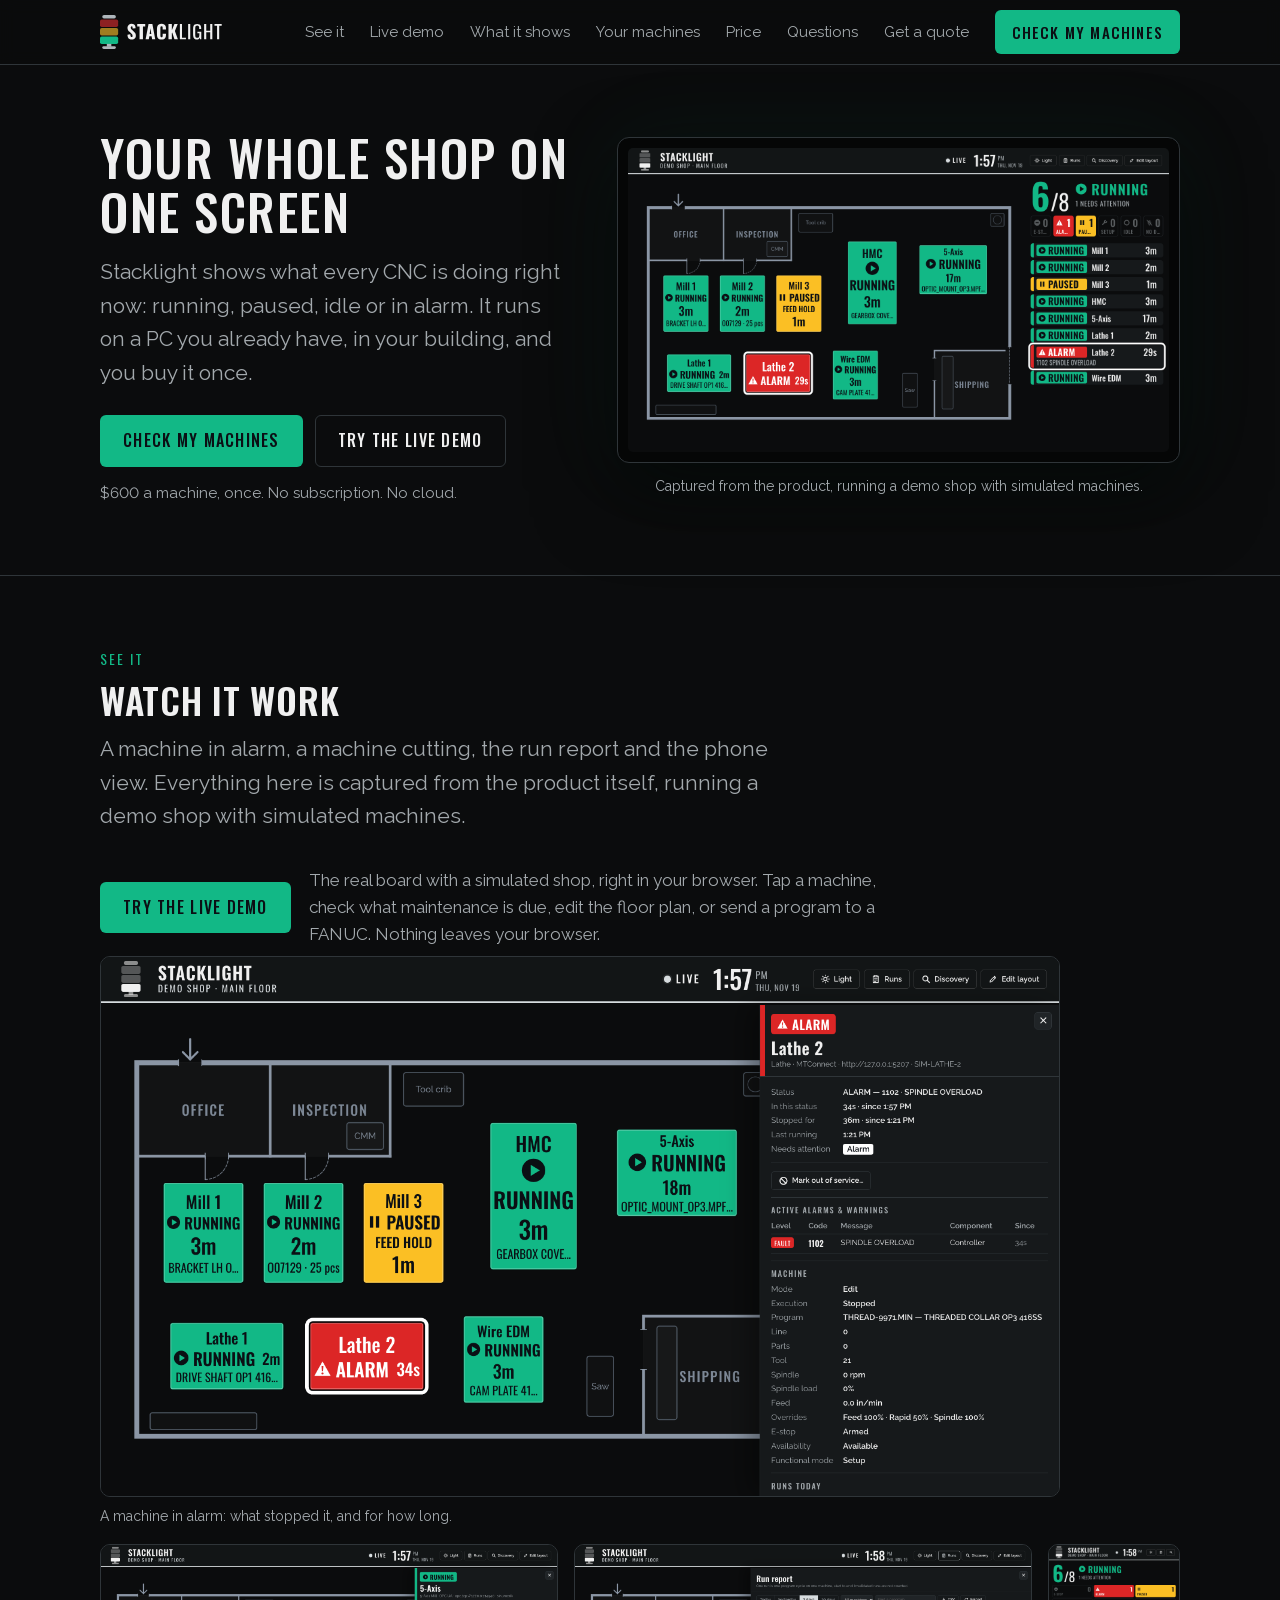
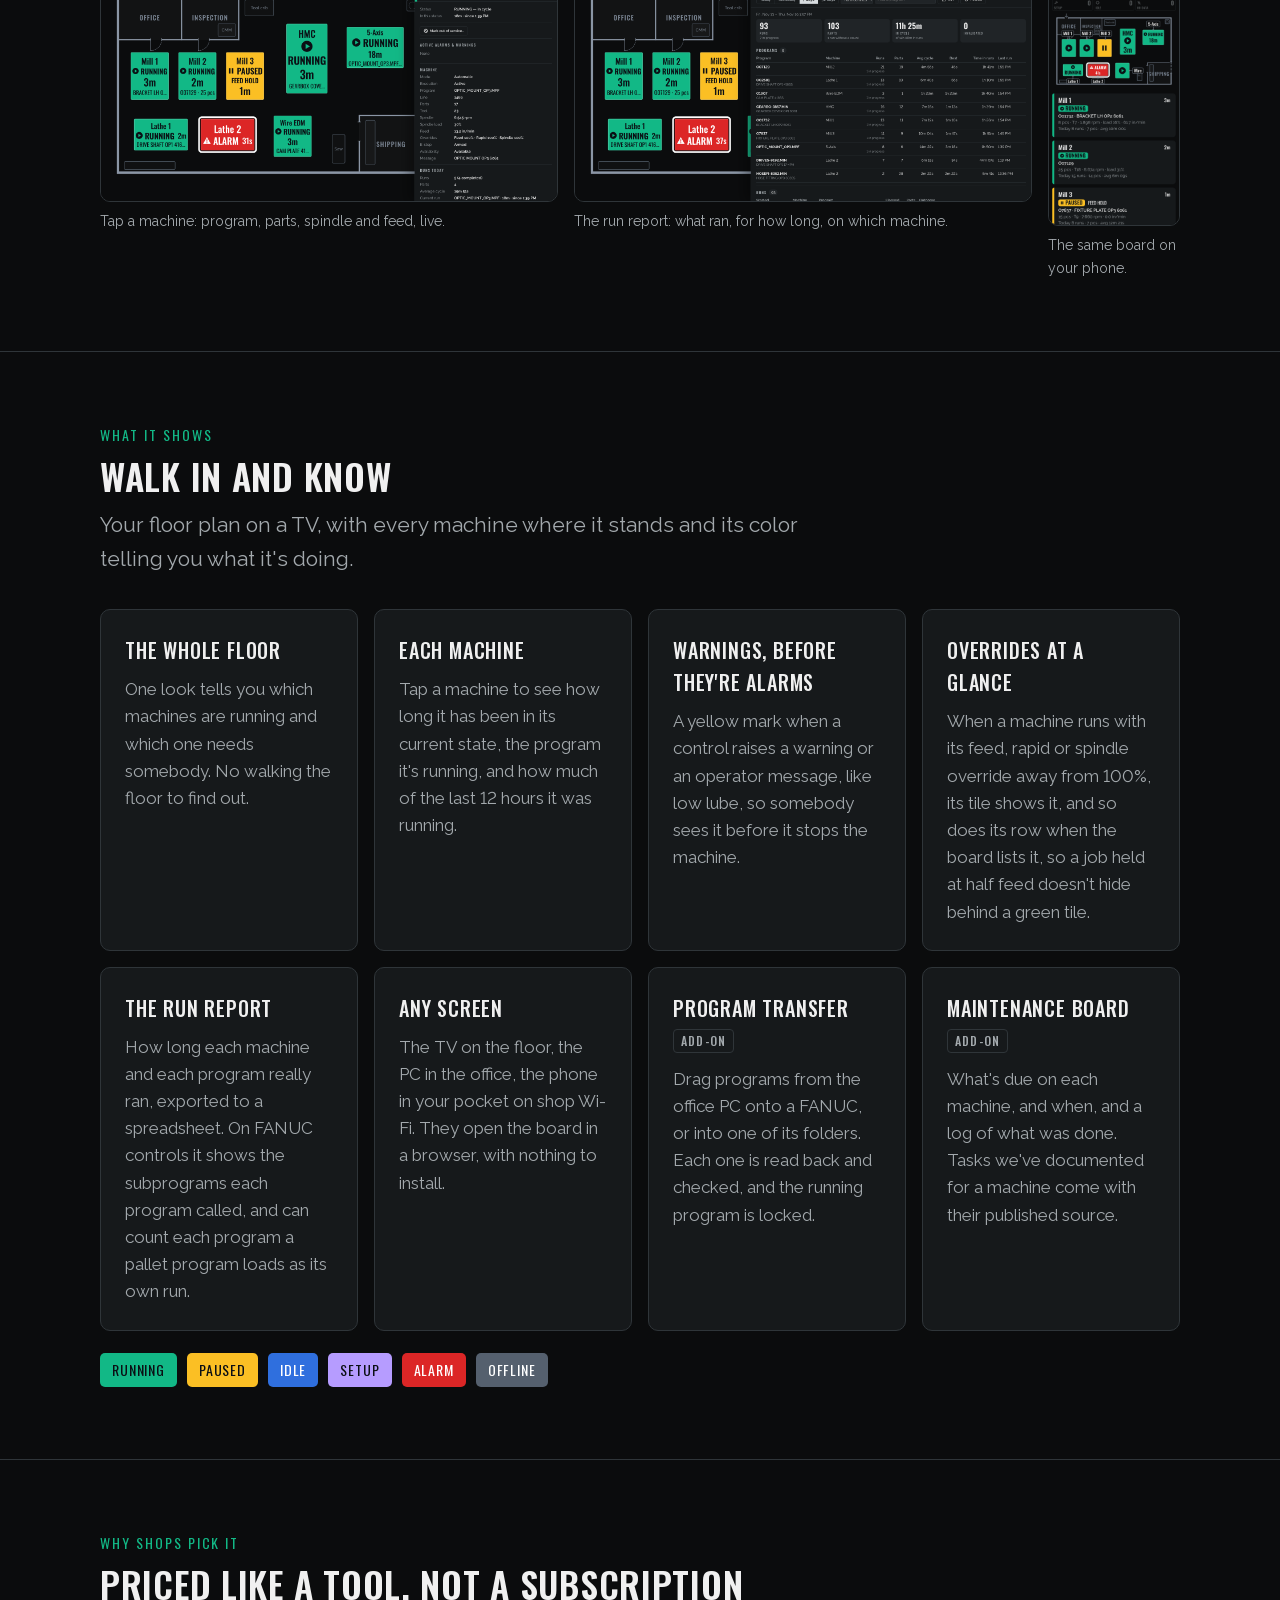
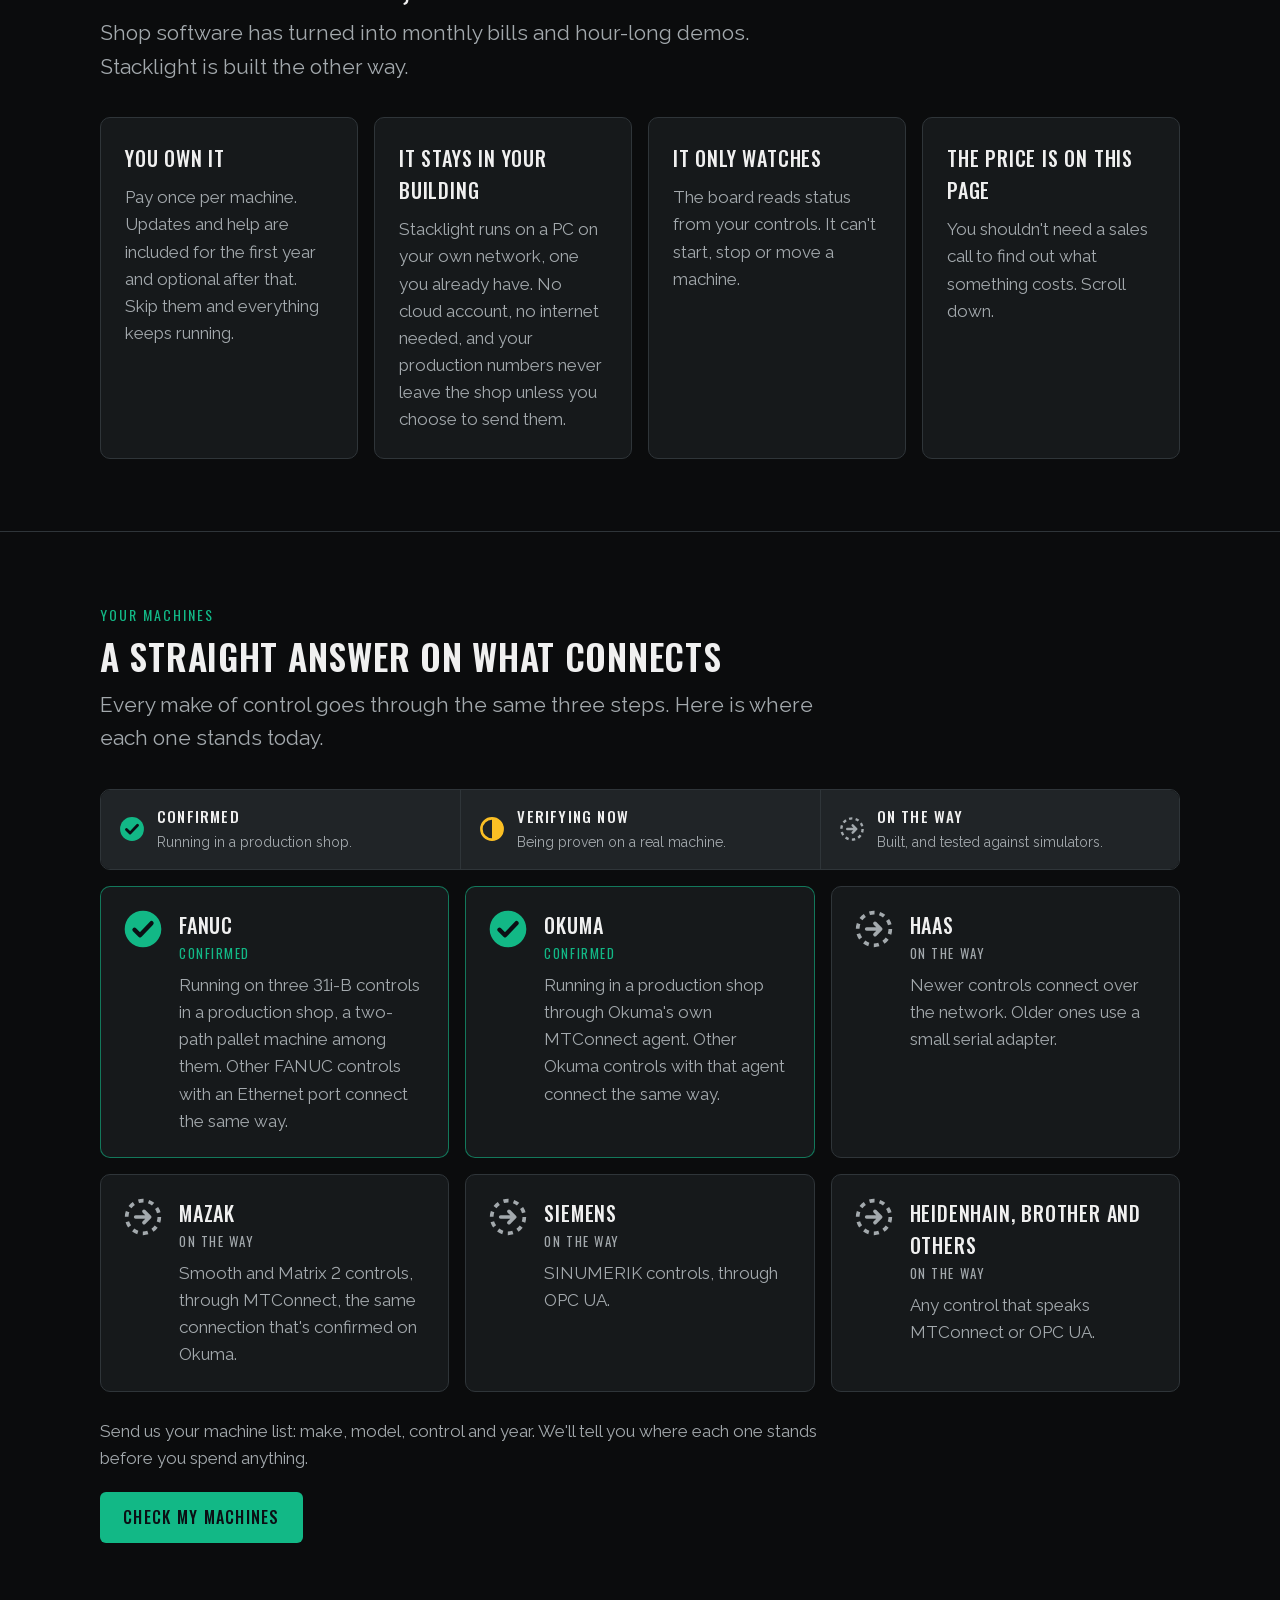
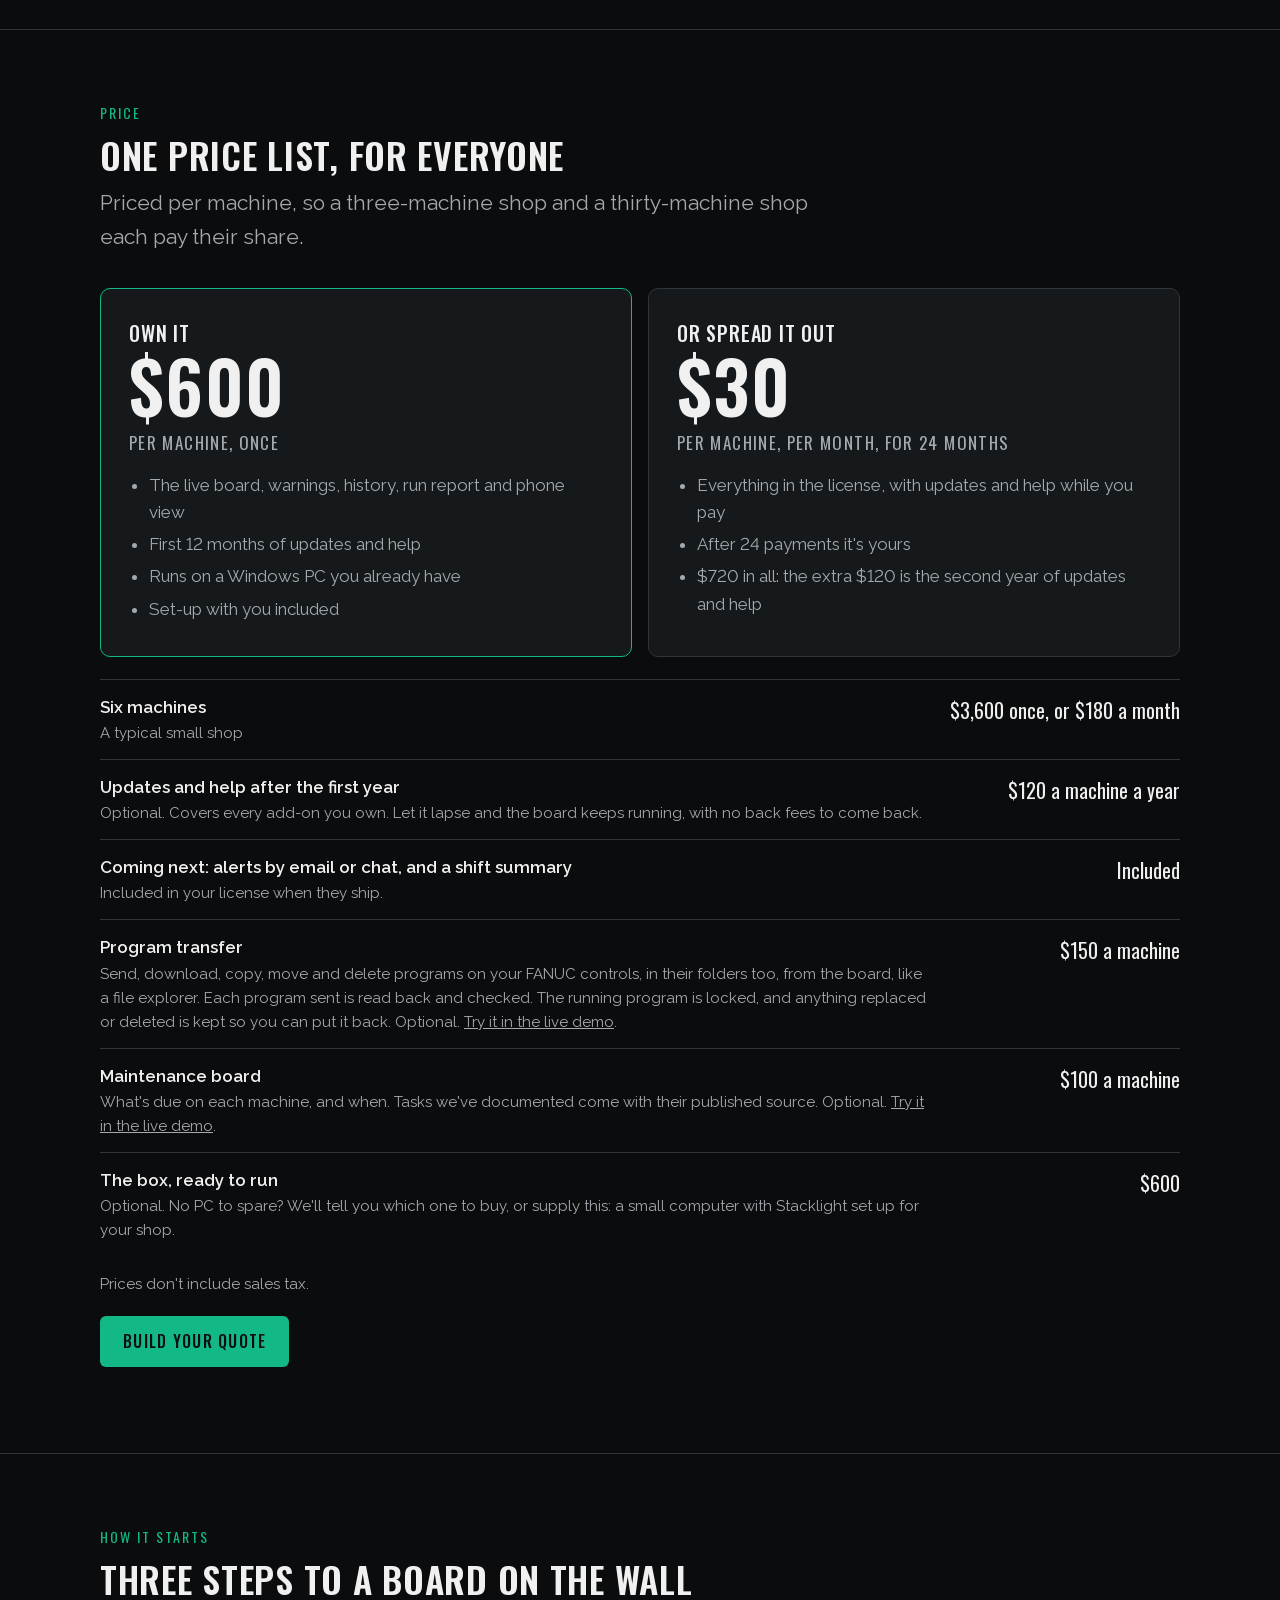
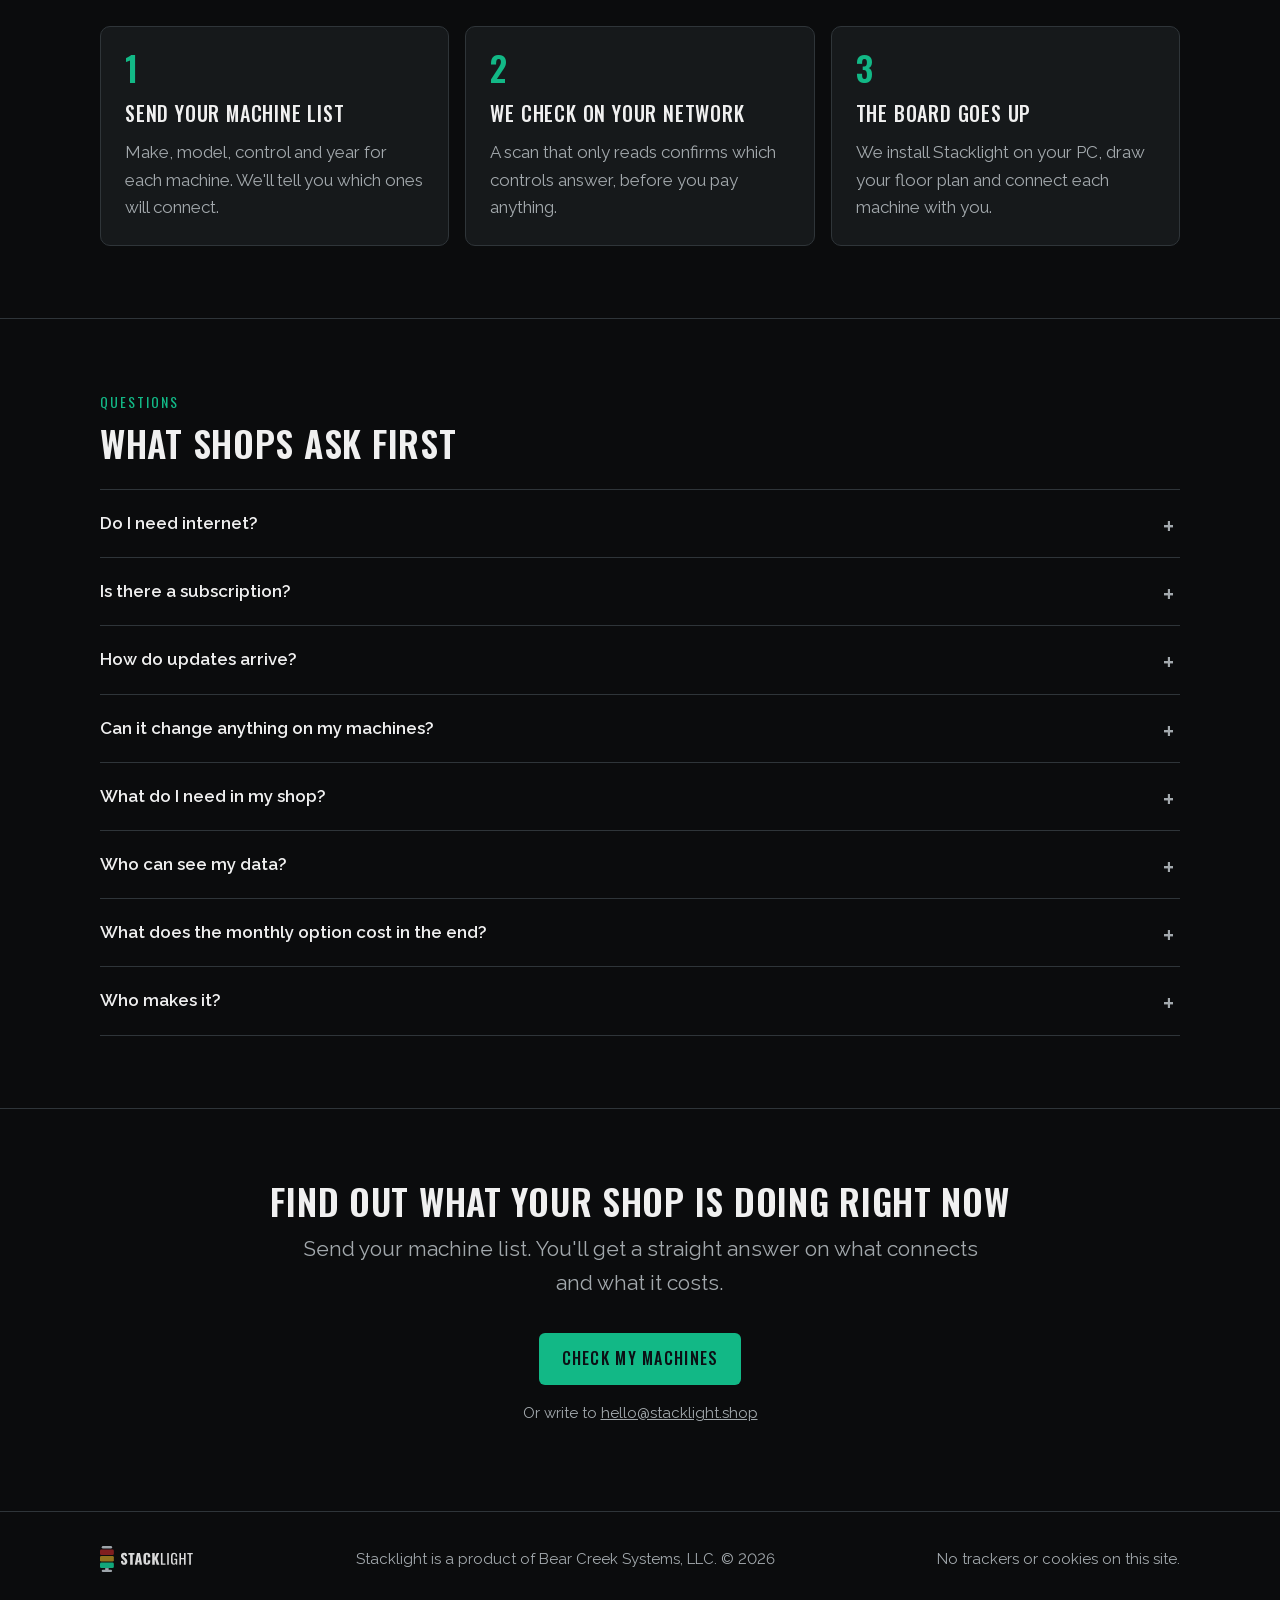
<file: index.html>
<!doctype html>
<html lang="en">
<head>
<meta charset="utf-8">
<meta name="viewport" content="width=device-width, initial-scale=1">
<title>Stacklight: every CNC in your shop on one screen</title>
<meta name="description" content="Stacklight shows every CNC machine in your shop on one floor-plan screen. It runs on a PC you already have, in your building. $600 a machine, once, and it's yours.">
<link rel="canonical" href="https://stacklight.shop/">
<link rel="icon" href="assets/brand/stacklight-icon.svg" type="image/svg+xml">
<link rel="icon" href="assets/brand/stacklight-icon-32.png" sizes="32x32" type="image/png">
<link rel="apple-touch-icon" href="assets/brand/stacklight-icon-180.png">
<meta name="theme-color" content="#0b0c0d">
<meta property="og:type" content="website">
<meta property="og:url" content="https://stacklight.shop/">
<meta property="og:title" content="Stacklight: every CNC in your shop on one screen">
<meta property="og:description" content="A live floor-plan board for your machine shop. Runs in your building. $600 a machine, once.">
<meta property="og:image" content="https://stacklight.shop/assets/social-card.png">
<meta name="twitter:card" content="summary_large_image">
<link rel="stylesheet" href="styles.css">
</head>
<body>
<svg width="0" height="0" style="position:absolute" aria-hidden="true">
  <symbol id="i-ok" viewBox="0 0 24 24"><circle cx="12" cy="12" r="11" fill="#12b886"/><path d="M6.9 12.5l3.3 3.3 6.9-7.3" fill="none" stroke="#0b0f14" stroke-width="2.6" stroke-linecap="round" stroke-linejoin="round"/></symbol>
  <symbol id="i-now" viewBox="0 0 24 24"><circle cx="12" cy="12" r="9.8" fill="none" stroke="#fbbf24" stroke-width="2.4"/><path d="M12 2.2a9.8 9.8 0 0 1 0 19.6z" fill="#fbbf24"/></symbol>
  <symbol id="i-soon" viewBox="0 0 24 24"><circle cx="12" cy="12" r="9.8" fill="none" stroke="#a3a9ad" stroke-width="2.2" stroke-dasharray="3.1 3.06"/><path d="M7.6 12h8.2M12.6 8.6l3.4 3.4-3.4 3.4" fill="none" stroke="#a3a9ad" stroke-width="2.2" stroke-linecap="round" stroke-linejoin="round"/></symbol>
</svg>

<header class="top">
  <div class="wrap">
    <a href="#top" aria-label="Stacklight, top of page"><img src="assets/brand/stacklight-logo-on-dark.svg" alt="Stacklight" width="122" height="34"></a>
    <nav>
      <a href="#see">See it</a>
      <a href="demo/">Live demo</a>
      <a href="#shows">What it shows</a>
      <a href="#machines">Your machines</a>
      <a href="#price">Price</a>
      <a href="#questions">Questions</a>
      <a href="quote/">Get a quote</a>
      <a class="btn go" href="mailto:hello@stacklight.shop?subject=Check%20my%20machines&amp;body=Shop%20name%3A%0ACity%3A%0A%0AMachines%20(make%2C%20model%2C%20control%2C%20year)%3A%0A1.%20%0A2.%20%0A3.%20%0A">Check my machines</a>
    </nav>
  </div>
</header>

<main id="top">

<div class="hero">
  <div class="wrap">
    <div>
      <h1>Your whole shop on one screen</h1>
      <p class="lede" style="margin-top:18px">Stacklight shows what every CNC is doing right now: running, paused, idle or in alarm. It runs on a PC you already have, in your building, and you buy it once.</p>
      <div class="actions">
        <a class="btn go" href="mailto:hello@stacklight.shop?subject=Check%20my%20machines&amp;body=Shop%20name%3A%0ACity%3A%0A%0AMachines%20(make%2C%20model%2C%20control%2C%20year)%3A%0A1.%20%0A2.%20%0A3.%20%0A">Check my machines</a>
        <a class="btn line" href="demo/">Try the live demo</a>
      </div>
      <p class="fine">$600 a machine, once. No subscription. No cloud.</p>
    </div>
    <div>
      <a class="tv" href="assets/media/board.png" data-lightbox data-caption="The board on the shop TV: every machine where it stands, its color saying what it's doing."><img src="assets/media/board.png" width="1600" height="900" alt="The Stacklight board: eight machines on a shop floor plan, one in alarm and one paused, the rest running."></a>
      <p class="caption">Captured from the product, running a demo shop with simulated machines.</p>
    </div>
  </div>
</div>

<section id="see">
  <div class="wrap">
    <p class="eyebrow">See it</p>
    <h2>Watch it work</h2>
    <p class="lede">A machine in alarm, a machine cutting, the run report and the phone view. Everything here is captured from the product itself, running a demo shop with simulated machines.</p>
    <p class="demo-cta"><a class="btn go" href="demo/">Try the live demo</a><span class="muted">The real board with a simulated shop, right in your browser. Tap a machine, check what maintenance is due, edit the floor plan, or send a program to a FANUC. Nothing leaves your browser.</span></p>
    <figure class="feature"><a href="assets/media/detail-alarm.png" data-lightbox><img src="assets/media/detail-alarm.png" alt="Machine detail: a lathe in alarm, with the alarm, how long it has been stopped and the program it was running." width="1600" height="900" loading="lazy"></a><figcaption>A machine in alarm: what stopped it, and for how long.</figcaption></figure>
    <div class="shots">
      <figure><a href="assets/media/detail-running.png" data-lightbox><img src="assets/media/detail-running.png" alt="Machine detail: a running 5-axis mill with its program, part count, spindle speed and feed." width="1600" height="900" loading="lazy"></a><figcaption>Tap a machine: program, parts, spindle and feed, live.</figcaption></figure>
      <figure><a href="assets/media/run-report.png" data-lightbox><img src="assets/media/run-report.png" alt="The run report: the last seven days of program runs on each machine, with run counts, parts and time in cycle." width="1600" height="900" loading="lazy"></a><figcaption>The run report: what ran, for how long, on which machine.</figcaption></figure>
      <figure class="phone"><a href="assets/media/phone.png" data-lightbox><img src="assets/media/phone.png" alt="The board on a phone." width="780" height="1688" loading="lazy"></a><figcaption>The same board on your phone.</figcaption></figure>
    </div>
  </div>
</section>

<section id="shows">
  <div class="wrap">
    <p class="eyebrow">What it shows</p>
    <h2>Walk in and know</h2>
    <p class="lede">Your floor plan on a TV, with every machine where it stands and its color telling you what it's doing.</p>
    <div class="grid four">
      <div class="card"><h3>The whole floor</h3><p>One look tells you which machines are running and which one needs somebody. No walking the floor to find out.</p></div>
      <div class="card"><h3>Each machine</h3><p>Tap a machine to see how long it has been in its current state, the program it's running, and how much of the last 12 hours it was running.</p></div>
      <div class="card"><h3>Warnings, before they're alarms</h3><p>A yellow mark when a control raises a warning or an operator message, like low lube, so somebody sees it before it stops the machine.</p></div>
      <div class="card"><h3>Overrides at a glance</h3><p>When a machine runs with its feed, rapid or spindle override away from 100%, its tile shows it, and so does its row when the board lists it, so a job held at half feed doesn't hide behind a green tile.</p></div>
      <div class="card"><h3>The run report</h3><p>How long each machine and each program really ran, exported to a spreadsheet. On FANUC controls it shows the subprograms each program called, and can count each program a pallet program loads as its own run.</p></div>
      <div class="card"><h3>Any screen</h3><p>The TV on the floor, the PC in the office, the phone in your pocket on shop Wi-Fi. They open the board in a browser, with nothing to install.</p></div>
      <div class="card"><h3>Program transfer <small class="addon">add-on</small></h3><p>Drag programs from the office PC onto a FANUC, or into one of its folders. Each one is read back and checked, and the running program is locked.</p></div>
      <div class="card"><h3>Maintenance board <small class="addon">add-on</small></h3><p>What's due on each machine, and when, and a log of what was done. Tasks we've documented for a machine come with their published source.</p></div>
    </div>
    <div class="key" aria-label="What the colors mean">
      <span style="background:#12b886;color:#0b0f14">Running</span>
      <span style="background:#fbbf24;color:#0b0f14">Paused</span>
      <span style="background:#2f6fde;color:#fff">Idle</span>
      <span style="background:#b69cff;color:#0b0f14">Setup</span>
      <span style="background:#dc2626;color:#fff">Alarm</span>
      <span style="background:#55606e;color:#fff">Offline</span>
    </div>
  </div>
</section>

<section id="why">
  <div class="wrap">
    <p class="eyebrow">Why shops pick it</p>
    <h2>Priced like a tool, not a subscription</h2>
    <p class="lede">Shop software has turned into monthly bills and hour-long demos. Stacklight is built the other way.</p>
    <div class="grid four">
      <div class="card"><h3>You own it</h3><p>Pay once per machine. Updates and help are included for the first year and optional after that. Skip them and everything keeps running.</p></div>
      <div class="card"><h3>It stays in your building</h3><p>Stacklight runs on a PC on your own network, one you already have. No cloud account, no internet needed, and your production numbers never leave the shop unless you choose to send them.</p></div>
      <div class="card"><h3>It only watches</h3><p>The board reads status from your controls. It can't start, stop or move a machine.</p></div>
      <div class="card"><h3>The price is on this page</h3><p>You shouldn't need a sales call to find out what something costs. Scroll down.</p></div>
    </div>
  </div>
</section>

<section id="machines">
  <div class="wrap">
    <p class="eyebrow">Your machines</p>
    <h2>A straight answer on what connects</h2>
    <p class="lede">Every make of control goes through the same three steps. Here is where each one stands today.</p>
    <ul class="scale" aria-label="What the three marks mean">
      <li><svg aria-hidden="true"><use href="#i-ok"/></svg><div><b>Confirmed</b><span>Running in a production shop.</span></div></li>
      <li><svg aria-hidden="true"><use href="#i-now"/></svg><div><b>Verifying now</b><span>Being proven on a real machine.</span></div></li>
      <li><svg aria-hidden="true"><use href="#i-soon"/></svg><div><b>On the way</b><span>Built, and tested against simulators.</span></div></li>
    </ul>
    <div class="makes">
      <div class="make ok"><svg aria-hidden="true"><use href="#i-ok"/></svg><div><h3>FANUC</h3><p class="state">Confirmed</p><p>Running on three 31i-B controls in a production shop, a two-path pallet machine among them. Other FANUC controls with an Ethernet port connect the same way.</p></div></div>
      <div class="make ok"><svg aria-hidden="true"><use href="#i-ok"/></svg><div><h3>Okuma</h3><p class="state">Confirmed</p><p>Running in a production shop through Okuma's own MTConnect agent. Other Okuma controls with that agent connect the same way.</p></div></div>
      <div class="make soon"><svg aria-hidden="true"><use href="#i-soon"/></svg><div><h3>Haas</h3><p class="state">On the way</p><p>Newer controls connect over the network. Older ones use a small serial adapter.</p></div></div>
      <div class="make soon"><svg aria-hidden="true"><use href="#i-soon"/></svg><div><h3>Mazak</h3><p class="state">On the way</p><p>Smooth and Matrix 2 controls, through MTConnect, the same connection that's confirmed on Okuma.</p></div></div>
      <div class="make soon"><svg aria-hidden="true"><use href="#i-soon"/></svg><div><h3>Siemens</h3><p class="state">On the way</p><p>SINUMERIK controls, through OPC UA.</p></div></div>
      <div class="make soon"><svg aria-hidden="true"><use href="#i-soon"/></svg><div><h3>Heidenhain, Brother and others</h3><p class="state">On the way</p><p>Any control that speaks MTConnect or OPC UA.</p></div></div>
    </div>
    <p class="muted" style="max-width:44em">Send us your machine list: make, model, control and year. We'll tell you where each one stands before you spend anything.</p>
    <p style="margin-top:20px"><a class="btn go" href="mailto:hello@stacklight.shop?subject=Check%20my%20machines&amp;body=Shop%20name%3A%0ACity%3A%0A%0AMachines%20(make%2C%20model%2C%20control%2C%20year)%3A%0A1.%20%0A2.%20%0A3.%20%0A">Check my machines</a></p>
  </div>
</section>

<section id="price">
  <div class="wrap">
    <p class="eyebrow">Price</p>
    <h2>One price list, for everyone</h2>
    <p class="lede">Priced per machine, so a three-machine shop and a thirty-machine shop each pay their share.</p>
    <div class="price-cards">
      <div class="price main">
        <h3>Own it</h3>
        <div class="num">$600</div>
        <div class="per">per machine, once</div>
        <ul>
          <li>The live board, warnings, history, run report and phone view</li>
          <li>First 12 months of updates and help</li>
          <li>Runs on a Windows PC you already have</li>
          <li>Set-up with you included</li>
        </ul>
      </div>
      <div class="price">
        <h3>Or spread it out</h3>
        <div class="num">$30</div>
        <div class="per">per machine, per month, for 24 months</div>
        <ul>
          <li>Everything in the license, with updates and help while you pay</li>
          <li>After 24 payments it's yours</li>
          <li>$720 in all: the extra $120 is the second year of updates and help</li>
        </ul>
      </div>
    </div>
    <table class="lines">
      <tr><td><b>Six machines</b><small>A typical small shop</small></td><td>$3,600 once, or $180 a month</td></tr>
      <tr><td><b>Updates and help after the first year</b><small>Optional. Covers every add-on you own. Let it lapse and the board keeps running, with no back fees to come back.</small></td><td>$120 a machine a year</td></tr>
      <tr><td><b>Coming next: alerts by email or chat, and a shift summary</b><small>Included in your license when they ship.</small></td><td>Included</td></tr>
      <tr><td><b>Program transfer</b><small>Send, download, copy, move and delete programs on your FANUC controls, in their folders too, from the board, like a file explorer. Each program sent is read back and checked. The running program is locked, and anything replaced or deleted is kept so you can put it back. Optional. <a href="demo/">Try it in the live demo</a>.</small></td><td>$150 a machine</td></tr>
      <tr><td><b>Maintenance board</b><small>What's due on each machine, and when. Tasks we've documented come with their published source. Optional. <a href="demo/">Try it in the live demo</a>.</small></td><td>$100 a machine</td></tr>
      <tr><td><b>The box, ready to run</b><small>Optional. No PC to spare? We'll tell you which one to buy, or supply this: a small computer with Stacklight set up for your shop.</small></td><td>$600</td></tr>
    </table>
    <p class="muted" style="margin-top:16px;font-size:15px">Prices don't include sales tax.</p>
    <p style="margin-top:20px"><a class="btn go" href="quote/">Build your quote</a></p>
  </div>
</section>

<section id="start">
  <div class="wrap">
    <p class="eyebrow">How it starts</p>
    <h2>Three steps to a board on the wall</h2>
    <div class="steps" style="margin-top:28px">
      <div class="card"><h3>Send your machine list</h3><p>Make, model, control and year for each machine. We'll tell you which ones will connect.</p></div>
      <div class="card"><h3>We check on your network</h3><p>A scan that only reads confirms which controls answer, before you pay anything.</p></div>
      <div class="card"><h3>The board goes up</h3><p>We install Stacklight on your PC, draw your floor plan and connect each machine with you.</p></div>
    </div>
  </div>
</section>

<section id="questions">
  <div class="wrap">
    <p class="eyebrow">Questions</p>
    <h2>What shops ask first</h2>
    <div style="margin-top:26px">
      <details><summary>Do I need internet?</summary><p>Not for the board. It runs on your shop network, with no cloud account. If the PC can reach the internet, it fetches updates by itself. Nothing reaches in from outside unless you start a help session with us.</p></details>
      <details><summary>Is there a subscription?</summary><p>No. You buy a license for each machine and it's yours. Updates and help are included for a year. After that they're optional at $120 a machine a year, and if you skip them the board keeps running.</p></details>
      <details><summary>How do updates arrive?</summary><p>On their own, when the PC can reach the internet: Stacklight checks for a new release and installs it. Releases are signed, so your PC only installs ours. Without internet the board keeps running, and updates can be installed by hand. They're included for the first year (for all 24 payments on the monthly plan) and optional after that.</p></details>
      <details><summary>Can it change anything on my machines?</summary><p>The board only reads status: it can't start, stop or move a machine. The optional program transfer changes only the programs you choose on your FANUC controls: it can send, copy, move or delete them, and make or remove empty folders. Any program replaced or deleted is kept so you can put it back. It never touches parameters or offsets, and it never replaces or deletes the program a machine is running.</p></details>
      <details><summary>What do I need in my shop?</summary><p>A Windows 10 or 11 PC set aside for Stacklight, that stays on and is on the same network as your machines. A spare one you already have usually works. A network connection to each control (usually a cable), and a TV or monitor for the board, plus a stick PC or other small computer to show it if the TV isn't next to that PC. No PC to spare? We'll tell you which one to buy, or supply one ready to run for $600.</p></details>
      <details><summary>Who can see my data?</summary><p>You. It stays on your own computer, in your building. We connect to help only when you allow it.</p></details>
      <details><summary>What does the monthly option cost in the end?</summary><p>$720 a machine over two years, against $600 up front. The extra $120 is the second year of updates and help, which an up-front buyer would pay separately. After 24 payments the license is yours.</p></details>
      <details><summary>Who makes it?</summary><p>Stacklight is a product of Bear Creek Systems, LLC. It was built on the floor of a working CNC shop, with the people who run the machines.</p></details>
    </div>
  </div>
</section>

<section class="close">
  <div class="wrap">
    <h2>Find out what your shop is doing right now</h2>
    <p class="lede">Send your machine list. You'll get a straight answer on what connects and what it costs.</p>
    <a class="btn go" href="mailto:hello@stacklight.shop?subject=Check%20my%20machines&amp;body=Shop%20name%3A%0ACity%3A%0A%0AMachines%20(make%2C%20model%2C%20control%2C%20year)%3A%0A1.%20%0A2.%20%0A3.%20%0A">Check my machines</a>
    <p class="muted" style="margin-top:16px;font-size:15px">Or write to <a href="mailto:hello@stacklight.shop">hello@stacklight.shop</a></p>
  </div>
</section>

</main>

<footer>
  <div class="wrap">
    <img src="assets/brand/stacklight-logo-on-dark.svg" alt="Stacklight" width="93" height="26">
    <span>Stacklight is a product of Bear Creek Systems, LLC. © 2026</span>
    <span>No trackers or cookies on this site.</span>
  </div>
</footer>

<dialog class="viewer" aria-label="Screenshot">
  <figure><img alt=""><figcaption></figcaption></figure>
  <button type="button" class="viewer-close" aria-label="Close">&times;</button>
  <button type="button" class="viewer-prev" aria-label="Previous screenshot">&lsaquo;</button>
  <button type="button" class="viewer-next" aria-label="Next screenshot">&rsaquo;</button>
</dialog>
<script>
// Screenshots open in this viewer instead of as bare image files (the links still work without JavaScript).
(function () {
  var dlg = document.querySelector('dialog.viewer');
  if (!dlg || typeof dlg.showModal !== 'function') return;
  var links = Array.prototype.slice.call(document.querySelectorAll('a[data-lightbox]'));
  var img = dlg.querySelector('img'), cap = dlg.querySelector('figcaption'), at = 0;
  function show(n) {
    at = (n + links.length) % links.length;
    var a = links[at], thumb = a.querySelector('img'), fig = a.closest('figure');
    img.src = a.getAttribute('href');
    img.alt = thumb ? thumb.alt : '';
    cap.textContent = a.getAttribute('data-caption') || (fig && fig.querySelector('figcaption') ? fig.querySelector('figcaption').textContent : '');
    dlg.classList.toggle('tall', !!(thumb && thumb.naturalHeight > thumb.naturalWidth));
  }
  links.forEach(function (a, n) {
    a.addEventListener('click', function (e) {
      if (e.button !== 0 || e.metaKey || e.ctrlKey || e.shiftKey || e.altKey) return;
      e.preventDefault();
      show(n);
      dlg.showModal();
    });
  });
  dlg.querySelector('.viewer-close').addEventListener('click', function () { dlg.close(); });
  dlg.querySelector('.viewer-prev').addEventListener('click', function () { show(at - 1); });
  dlg.querySelector('.viewer-next').addEventListener('click', function () { show(at + 1); });
  dlg.addEventListener('click', function (e) { if (e.target === dlg) dlg.close(); });
  dlg.addEventListener('keydown', function (e) {
    if (e.key === 'ArrowLeft') { e.preventDefault(); show(at - 1); }
    if (e.key === 'ArrowRight') { e.preventDefault(); show(at + 1); }
  });
  dlg.addEventListener('close', function () { img.removeAttribute('src'); });
})();
</script>
</body>
</html>
</file>
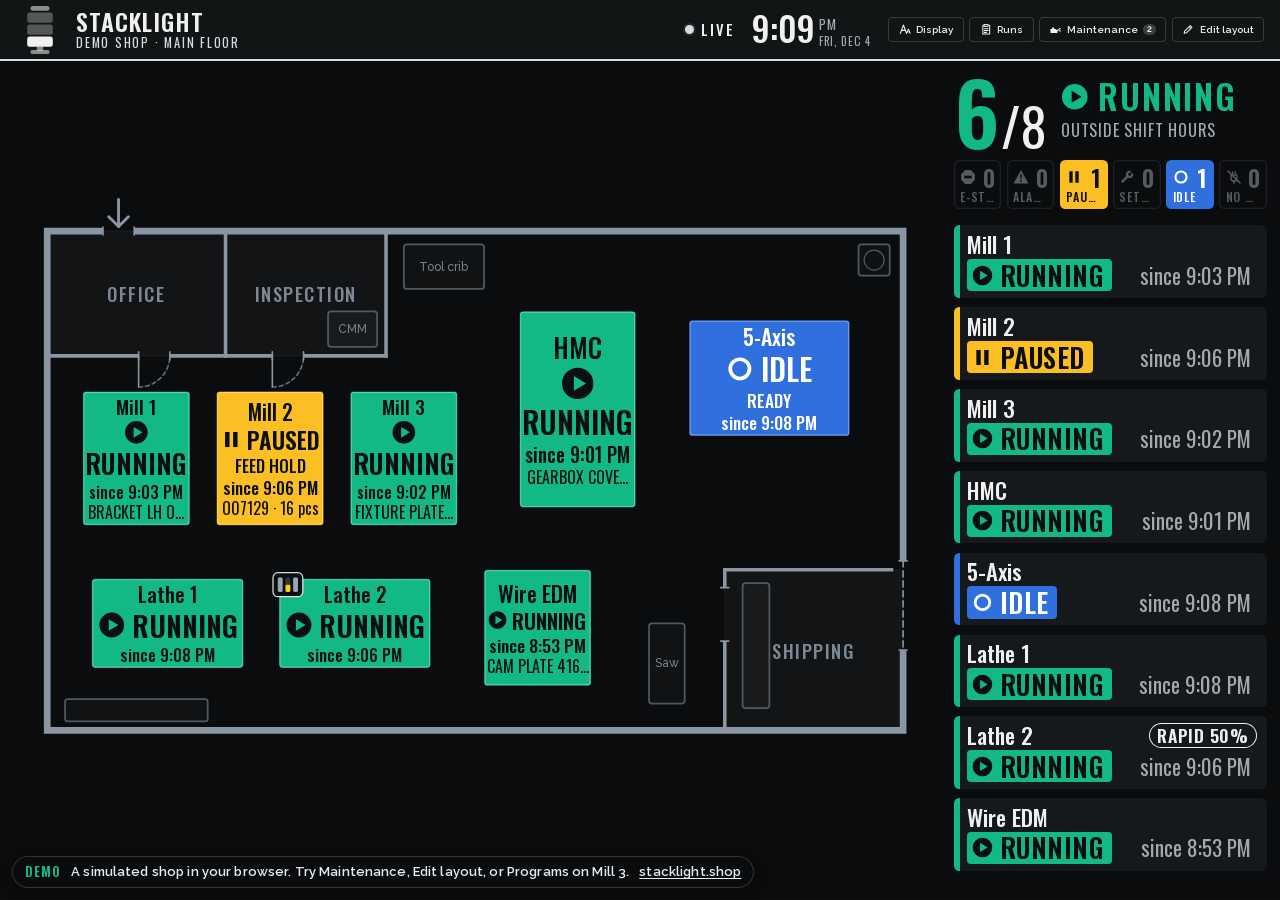
<file: demo/index.html>
<!doctype html>
<html lang="en" data-theme="dark" data-view="plan+board" data-demo="1">
<head>
  <meta charset="utf-8">
  <meta name="viewport" content="width=device-width, initial-scale=1, viewport-fit=cover">
  <meta name="color-scheme" content="dark light">
  <meta name="referrer" content="no-referrer">
  <meta name="description" content="Try Stacklight: a live floor-plan board for a simulated machine shop, running in your browser.">
  <title>Stacklight demo: a simulated machine shop</title>
  <link rel="icon" type="image/svg+xml" href="brand/stacklight-icon.svg">
  <link rel="preload" href="../assets/fonts/oswald-latin.woff2" as="font" type="font/woff2" crossorigin>
  <link rel="preload" href="../assets/fonts/raleway-latin.woff2" as="font" type="font/woff2" crossorigin>
  <link rel="stylesheet" href="css/fonts.css">
  <link rel="stylesheet" href="css/hud.css">
  <!-- Stacklight demo: the board below is the real product; demo-backend.js replays a recording of a simulated shop in place of the server. -->
  <script type="importmap">{ "imports": { "/shared/": "./shared/" } }</script>
  <script type="module" src="demo-backend.js"></script>
  <script type="module" src="js/app.js"></script>
  <style>
  .demo-ribbon { position: fixed; left: 12px; bottom: 12px; z-index: 50; display: flex; gap: 10px; align-items: center;
    padding: 7px 12px; border-radius: 999px; background: rgba(11, 12, 13, 0.86); color: #e8ecef; border: 1px solid rgba(255, 255, 255, 0.16);
    font: 600 13px/1.2 Raleway, system-ui, sans-serif; letter-spacing: 0.01em; box-shadow: 0 4px 16px rgba(0, 0, 0, 0.35); }
  .demo-ribbon b { font-family: Oswald, 'Arial Narrow', sans-serif; font-weight: 600; letter-spacing: 0.08em; color: #12b886; }
  .demo-ribbon a, .demo-ribbon button { color: inherit; text-decoration: underline; text-underline-offset: 2px; }
  .demo-ribbon button { font: inherit; background: none; border: 0; padding: 0; cursor: pointer; }
  .demo-ribbon button[hidden] { display: none; }
  @media (max-width: 600px) {
    .demo-ribbon { left: auto; right: 8px; bottom: 8px; padding: 6px 10px; font-size: 12px; }
    .demo-ribbon span { display: none; }
    html[data-demo="1"] body { padding-bottom: 48px; }
  }
  html.editing .demo-ribbon { left: 50%; right: auto; bottom: auto; top: 10px; transform: translateX(-50%); }
  @media print { .demo-ribbon { display: none; } }
  </style>
</head>
<body>
  <div id="app" class="app">
    <header id="topbar"></header>
    <div id="banner" hidden></div>
    <main id="main" class="main">
      <section id="plan" class="plan" aria-label="Floor plan">
        <svg id="floorplan" xmlns="http://www.w3.org/2000/svg" role="group" aria-label="Floor plan"></svg>
        <div id="plan-message" class="plan-message" role="status">Loading…</div>
      </section>
      <section id="board-head" class="board-head-wrap" aria-label="Summary"></section>
      <section id="board-rows" class="board-rows-wrap" aria-label="Machines"></section>
      <aside id="editor-host" class="editor-host" hidden></aside>
    </main>
    <aside id="detail" hidden></aside>
    <aside id="discovery" hidden></aside>
    <aside id="runs" hidden></aside>
    <aside id="programs" hidden></aside>
    <aside id="maintenance" hidden></aside>
  </div>
  <noscript><p class="noscript">This display needs JavaScript.</p></noscript>
  <div class="demo-ribbon" role="note"><b>DEMO</b><span>A simulated shop in your browser. Try Maintenance, Edit layout, or Programs on Mill 3.</span><button type="button" class="demo-reset" hidden onclick="window.__stacklightDemo && window.__stacklightDemo.reset()" title="Go back to the original demo: layout and maintenance">Reset demo</button><a href="../">stacklight.shop</a></div>
</body>
</html>
</file>
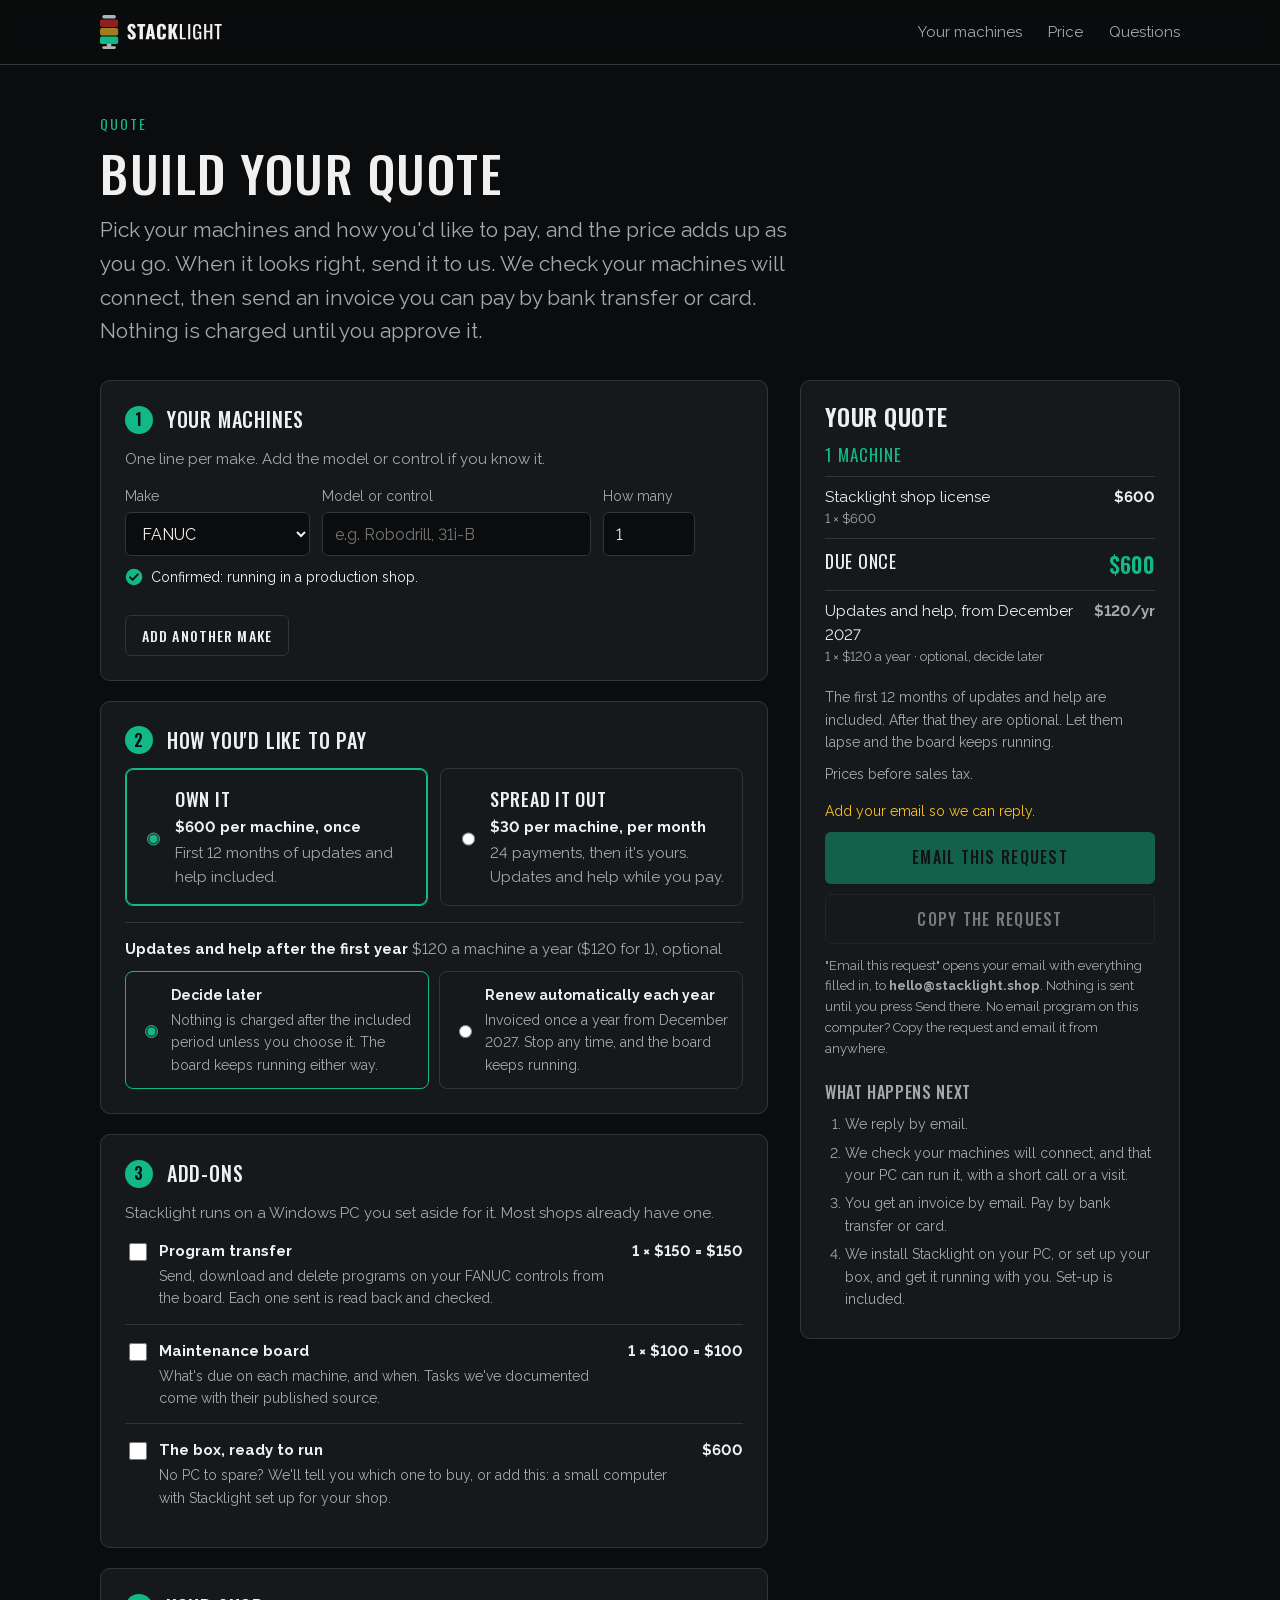
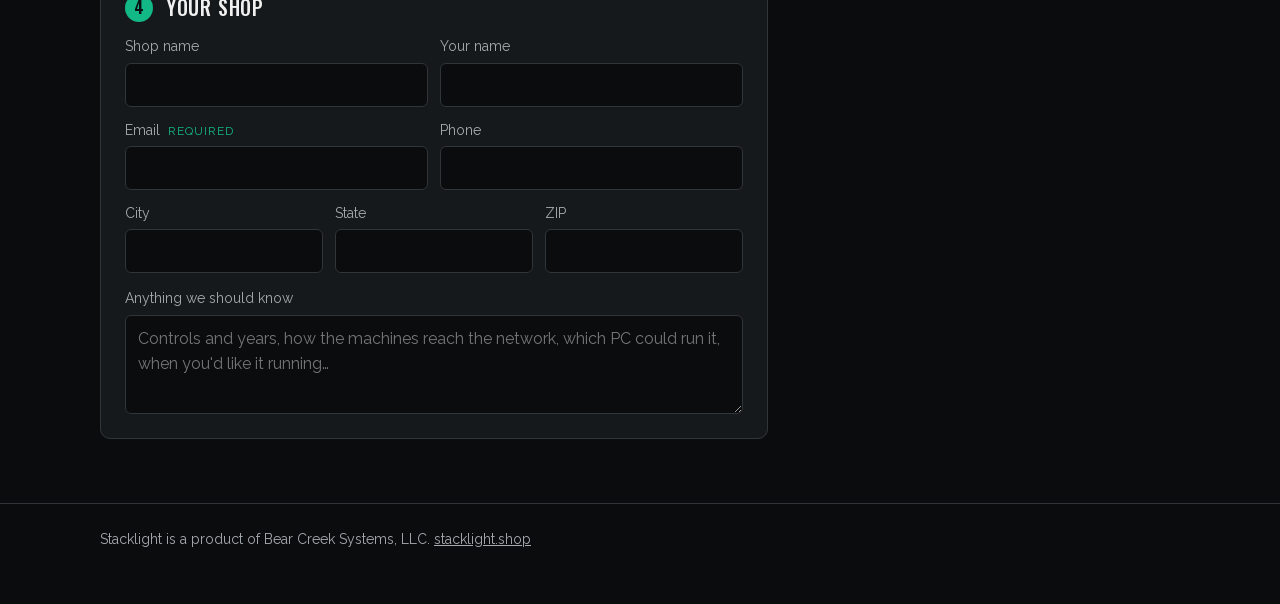
<file: quote/index.html>
<!doctype html>
<html lang="en">
<head>
<meta charset="utf-8">
<meta name="viewport" content="width=device-width, initial-scale=1">
<title>Build your quote: Stacklight</title>
<meta name="description" content="Pick your machines and how you'd like to pay, and see your Stacklight price as you go. Send the request when it looks right.">
<link rel="canonical" href="https://stacklight.shop/quote/">
<link rel="icon" href="../assets/brand/stacklight-icon.svg" type="image/svg+xml">
<link rel="icon" href="../assets/brand/stacklight-icon-32.png" sizes="32x32" type="image/png">
<link rel="apple-touch-icon" href="../assets/brand/stacklight-icon-180.png">
<meta name="theme-color" content="#0b0c0d">
<meta property="og:type" content="website">
<meta property="og:url" content="https://stacklight.shop/quote/">
<meta property="og:title" content="Build your Stacklight quote">
<meta property="og:description" content="Your machines, your price, before anyone calls you.">
<meta property="og:image" content="https://stacklight.shop/assets/social-card.png">
<link rel="stylesheet" href="../styles.css">
<link rel="stylesheet" href="quote.css">
</head>
<body>
<svg width="0" height="0" style="position:absolute" aria-hidden="true">
  <symbol id="i-ok" viewBox="0 0 24 24"><circle cx="12" cy="12" r="11" fill="#12b886"/><path d="M6.9 12.5l3.3 3.3 6.9-7.3" fill="none" stroke="#0b0f14" stroke-width="2.6" stroke-linecap="round" stroke-linejoin="round"/></symbol>
  <symbol id="i-now" viewBox="0 0 24 24"><circle cx="12" cy="12" r="9.8" fill="none" stroke="#fbbf24" stroke-width="2.4"/><path d="M12 2.2a9.8 9.8 0 0 1 0 19.6z" fill="#fbbf24"/></symbol>
  <symbol id="i-soon" viewBox="0 0 24 24"><circle cx="12" cy="12" r="9.8" fill="none" stroke="#a3a9ad" stroke-width="2.2" stroke-dasharray="3.1 3.06"/><path d="M7.6 12h8.2M12.6 8.6l3.4 3.4-3.4 3.4" fill="none" stroke="#a3a9ad" stroke-width="2.2" stroke-linecap="round" stroke-linejoin="round"/></symbol>
  <symbol id="i-ask" viewBox="0 0 24 24"><circle cx="12" cy="12" r="9.8" fill="none" stroke="#a3a9ad" stroke-width="2.2"/><path d="M9.4 9.3a2.7 2.7 0 1 1 3.6 2.6c-.7.3-1 .8-1 1.5v.6" fill="none" stroke="#a3a9ad" stroke-width="2.2" stroke-linecap="round"/><circle cx="12" cy="17" r="1.3" fill="#a3a9ad"/></symbol>
</svg>

<header class="top">
  <div class="wrap">
    <a href="../" aria-label="Stacklight home"><img src="../assets/brand/stacklight-logo-on-dark.svg" alt="Stacklight" width="122" height="34"></a>
    <nav>
      <a href="../#machines">Your machines</a>
      <a href="../#price">Price</a>
      <a href="../#questions">Questions</a>
    </nav>
  </div>
</header>

<main id="quote">
  <div class="wrap">
    <p class="eyebrow">Quote</p>
    <h1>Build your quote</h1>
    <p class="lede">Pick your machines and how you'd like to pay, and the price adds up as you go. When it looks right, send it to us. We check your machines will connect, then send an invoice you can pay by bank transfer or card. Nothing is charged until you approve it.</p>

    <form id="q" class="q-grid" novalidate>
      <div class="q-steps">
        <fieldset class="q-step">
          <legend><span class="q-n">1</span> Your machines</legend>
          <p class="muted q-help">One line per make. Add the model or control if you know it.</p>
          <div id="machines"></div>
          <button type="button" class="btn line q-add" id="add-machine">Add another make</button>
        </fieldset>

        <fieldset class="q-step">
          <legend><span class="q-n">2</span> How you'd like to pay</legend>
          <div class="q-plans">
            <label class="q-plan"><input type="radio" name="plan" value="buy" checked>
              <span><b>Own it</b><span class="q-plan-price">$600 per machine, once</span><span class="muted">First 12 months of updates and help included.</span></span></label>
            <label class="q-plan"><input type="radio" name="plan" value="monthly">
              <span><b>Spread it out</b><span class="q-plan-price">$30 per machine, per month</span><span class="muted">24 payments, then it's yours. Updates and help while you pay.</span></span></label>
          </div>
          <div class="q-renew">
            <p class="q-renew-title"><b>Updates and help <span id="renew-when">after the first year</span></b> <span class="muted" id="renew-price">$120 a machine a year, optional</span></p>
            <div class="q-renew-choices">
              <label class="q-choice"><input type="radio" name="renew" value="later" checked><span><b>Decide later</b><span class="muted">Nothing is charged after the included period unless you choose it. The board keeps running either way.</span></span></label>
              <label class="q-choice"><input type="radio" name="renew" value="auto"><span><b>Renew automatically each year</b><span class="muted" id="renew-auto-note">Invoiced once a year. Stop any time, and the board keeps running.</span></span></label>
            </div>
          </div>
        </fieldset>

        <fieldset class="q-step">
          <legend><span class="q-n">3</span> Add-ons</legend>
          <p class="muted q-help">Stacklight runs on a Windows PC you set aside for it. Most shops already have one.</p>
          <label class="q-line" id="pt-line"><input type="checkbox" id="pt"><span><b>Program transfer</b><span class="muted">Send, download and delete programs on your FANUC controls from the board. Each one sent is read back and checked. <span id="pt-why"></span></span></span><span class="q-amt" id="pt-amt">$150 a FANUC machine</span></label>
          <label class="q-line"><input type="checkbox" id="mb"><span><b>Maintenance board</b><span class="muted">What's due on each machine, and when. Tasks we've documented come with their published source.</span></span><span class="q-amt" id="mb-amt">$100 a machine</span></label>
          <label class="q-line"><input type="checkbox" id="box"><span><b>The box, ready to run</b><span class="muted">No PC to spare? We'll tell you which one to buy, or add this: a small computer with Stacklight set up for your shop.</span></span><span class="q-amt">$600</span></label>
        </fieldset>

        <fieldset class="q-step">
          <legend><span class="q-n">4</span> Your shop</legend>
          <div class="q-fields">
            <label>Shop name<input id="company" autocomplete="organization" maxlength="120"></label>
            <label>Your name<input id="name" autocomplete="name" maxlength="120"></label>
            <label>Email <span class="q-req">required</span><input id="email" type="email" autocomplete="email" maxlength="160" required></label>
            <label>Phone<input id="phone" type="tel" autocomplete="tel" maxlength="40"></label>
            <label>City<input id="city" autocomplete="address-level2" maxlength="80"></label>
            <label class="q-short">State<input id="state" autocomplete="address-level1" maxlength="40"></label>
            <label class="q-short">ZIP<input id="zip" autocomplete="postal-code" inputmode="numeric" maxlength="12"></label>
          </div>
          <label class="q-notes">Anything we should know<textarea id="notes" rows="3" maxlength="1500" placeholder="Controls and years, how the machines reach the network, which PC could run it, when you'd like it running…"></textarea></label>
        </fieldset>
      </div>

      <aside class="q-summary" aria-live="polite">
        <h2>Your quote</h2>
        <div id="summary"></div>
        <p class="muted q-tax">Prices before sales tax.</p>
        <p id="missing" class="q-missing" hidden></p>
        <div class="q-send">
          <a class="btn go" id="send" href="#" aria-disabled="true">Email this request</a>
          <button type="button" class="btn line" id="copy" disabled>Copy the request</button>
        </div>
        <p class="fine q-fine">"Email this request" opens your email with everything filled in, to <b>hello@stacklight.shop</b>. Nothing is sent until you press Send there. No email program on this computer? Copy the request and email it from anywhere.</p>
        <p class="q-copied" id="copied" hidden>Copied. Paste it into an email to hello@stacklight.shop.</p>
        <h3>What happens next</h3>
        <ol class="q-next">
          <li>We reply by email.</li>
          <li>We check your machines will connect, and that your PC can run it, with a short call or a visit.</li>
          <li>You get an invoice by email. Pay by bank transfer or card.</li>
          <li>We install Stacklight on your PC, or set up your box, and get it running with you. Set-up is included.</li>
        </ol>
      </aside>
    </form>
  </div>
</main>

<footer class="q-foot">
  <div class="wrap"><p class="muted">Stacklight is a product of Bear Creek Systems, LLC. <a href="../">stacklight.shop</a></p></div>
</footer>

<template id="machine-row">
  <div class="q-machine">
    <label class="q-make">Make<select></select></label>
    <label class="q-model">Model or control<input maxlength="80" placeholder="e.g. Robodrill, 31i-B"></label>
    <label class="q-count">How many<input type="number" min="1" max="200" step="1" value="1" inputmode="numeric"></label>
    <button type="button" class="q-remove" aria-label="Remove this line">&times;</button>
    <p class="q-status"><svg aria-hidden="true"><use href="#i-ok"/></svg><span></span></p>
  </div>
</template>

<script type="module" src="quote.js"></script>
</body>
</html>
</file>
<file: styles.css>
/* Stacklight landing page. Brand rules: brand/stacklight/README.md */
@font-face { font-family: Oswald; src: url(assets/fonts/oswald-latin.woff2) format("woff2"); font-weight: 400 700; font-display: swap; }
@font-face { font-family: Raleway; src: url(assets/fonts/raleway-latin.woff2) format("woff2"); font-weight: 100 900; font-display: swap; }

:root {
  --bg: #0b0c0d; --panel: #16191b; --panel-2: #202427; --line: #2f3539;
  --steel: #a3a9ad; --paper: #f0f0f0;
  --green: #12b886; --amber: #fbbf24; --red: #dc2626; --blue: #2f6fde;
  --ink-dark: #0b0f14;
  --wrap: 1120px;
}
* { box-sizing: border-box; }
html { scroll-behavior: smooth; }
body {
  margin: 0; background: var(--bg); color: var(--paper);
  font: 400 17px/1.6 Raleway, system-ui, -apple-system, "Segoe UI", sans-serif;
  font-feature-settings: "lnum" 1; -webkit-font-smoothing: antialiased;
}
img, svg { max-width: 100%; display: block; }
a { color: inherit; }
.wrap { max-width: var(--wrap); margin: 0 auto; padding: 0 20px; }
h1, h2, h3, .num { font-family: Oswald, "Arial Narrow", sans-serif; text-transform: uppercase; letter-spacing: .02em; margin: 0; }
h1 { font-weight: 500; font-size: clamp(32px, 4.2vw, 50px); line-height: 1.08; letter-spacing: .03em; }
h2 { font-weight: 600; font-size: clamp(26px, 3.4vw, 36px); line-height: 1.1; }
h3 { font-weight: 500; font-size: 20px; letter-spacing: .04em; }
p { margin: 0 0 14px; }
.muted { color: var(--steel); }
.lede { font-size: clamp(18px, 2vw, 21px); color: var(--steel); max-width: 34em; }
.eyebrow { font-family: Oswald, sans-serif; text-transform: uppercase; letter-spacing: .14em; font-size: 14px; color: var(--green); margin-bottom: 10px; }

/* header */
.top { position: sticky; top: 0; z-index: 10; background: rgba(11, 12, 13, .92); backdrop-filter: blur(8px); border-bottom: 1px solid var(--line); }
.top .wrap { display: flex; align-items: center; justify-content: space-between; gap: 16px; height: 64px; }
.top img { height: 34px; width: auto; }
.top nav { display: flex; align-items: center; gap: 26px; }
.top nav a { text-decoration: none; color: var(--steel); font-size: 15px; }
.top nav a:hover { color: var(--paper); }

/* buttons */
.btn { display: inline-block; font-family: Oswald, sans-serif; text-transform: uppercase; letter-spacing: .08em; font-weight: 500; font-size: 16px; text-decoration: none; padding: 12px 22px; border-radius: 6px; border: 1px solid transparent; white-space: nowrap; }
.btn.go { background: var(--green); color: var(--ink-dark); }
.btn.go:hover { background: #1fcf9a; }
.btn.line { border-color: var(--line); color: var(--paper); }
.btn.line:hover { border-color: var(--steel); }
.top nav a.btn.go { color: var(--ink-dark); padding: 9px 16px; font-size: 15px; }
a:focus-visible, summary:focus-visible { outline: 2px solid var(--paper); outline-offset: 3px; }

/* hero */
.hero { padding: 64px 0 56px; }
.hero .wrap { display: grid; grid-template-columns: minmax(0, 5fr) minmax(0, 6fr); gap: 48px; align-items: center; }
.hero .actions { display: flex; flex-wrap: wrap; gap: 12px; margin: 26px 0 14px; }
.hero .fine { font-size: 15px; color: var(--steel); }
.tv { border: 1px solid var(--line); border-radius: 12px; background: #050606; padding: 10px; box-shadow: 0 30px 80px rgba(0, 0, 0, .55), 0 0 90px rgba(18, 184, 134, .07); }
.tv video, .tv img { border-radius: 5px; width: 100%; height: auto; display: block; background: #0b0c0d; }
.caption { font-size: 14px; color: var(--steel); margin-top: 12px; text-align: center; }

/* recordings and screenshots */
figure { margin: 0; }
figure img, figure video { width: 100%; height: auto; display: block; border: 1px solid var(--line); border-radius: 10px; background: #050606; }
figcaption { font-size: 14px; color: var(--steel); margin-top: 8px; }
.feature { max-width: 960px; margin-top: 8px; }
a.tv { display: block; cursor: zoom-in; }
a[data-lightbox] { display: block; cursor: zoom-in; }
a[data-lightbox]:hover img { border-color: var(--steel); }
dialog.viewer { padding: 0; border: 1px solid var(--line); border-radius: 12px; background: #050606; color: var(--paper); max-width: min(96vw, 1640px); max-height: 94vh; overflow: visible; }
dialog.viewer::backdrop { background: rgba(0, 0, 0, .9); }
dialog.viewer figure { margin: 0; padding: 10px; }
dialog.viewer img { display: block; width: auto; height: auto; max-width: calc(96vw - 22px); max-height: calc(94vh - 64px); border: 0; border-radius: 6px; margin: 0 auto; }
dialog.viewer figcaption { padding: 8px 6px 2px; text-align: center; font-size: 15px; }
dialog.viewer button { position: absolute; width: 44px; height: 44px; border-radius: 50%; border: 1px solid var(--line); background: rgba(11, 12, 13, .9); color: var(--paper); font: 400 28px/1 Raleway, sans-serif; cursor: pointer; display: grid; place-items: center; padding: 0 0 4px; }
dialog.viewer button:hover { border-color: var(--steel); }
dialog.viewer button:focus-visible { outline: 2px solid var(--paper); outline-offset: 2px; }
.viewer-close { top: -16px; right: -16px; }
.viewer-prev { left: -22px; top: 50%; transform: translateY(-50%); }
.viewer-next { right: -22px; top: 50%; transform: translateY(-50%); }
@media (max-width: 700px) {
  .viewer-close { top: 6px; right: 6px; }
  .viewer-prev { left: 6px; }
  .viewer-next { right: 6px; }
}
.demo-cta { display: flex; flex-wrap: wrap; align-items: center; gap: 12px 18px; margin: 22px 0 6px; }
.demo-cta .muted { max-width: 34em; }
.shots { display: grid; grid-template-columns: 4fr 4fr 1.15fr; gap: 16px; margin-top: 16px; align-items: start; }
@media (max-width: 900px) { .shots { grid-template-columns: 1fr; } .shots .phone { max-width: 240px; } }

/* sections */
section { padding: 72px 0; border-top: 1px solid var(--line); }
section > .wrap > h2 { margin-bottom: 12px; }
section > .wrap > .lede { margin-bottom: 34px; }
.grid { display: grid; gap: 16px; }
.grid.four { grid-template-columns: repeat(auto-fit, minmax(230px, 1fr)); }
.grid.two { grid-template-columns: repeat(auto-fit, minmax(300px, 1fr)); }
.card { background: var(--panel); border: 1px solid var(--line); border-radius: 10px; padding: 24px; }
.card h3 { margin-bottom: 10px; }
.card p { color: var(--steel); margin: 0; }
.card h3 .addon { display: inline-block; vertical-align: 3px; margin-left: 0; padding: 1px 7px 2px; border: 1px solid var(--line); border-radius: 4px; font-size: 12px; font-weight: 500; letter-spacing: .1em; color: var(--steel); }

/* status key under "what it shows" */
.key { display: flex; flex-wrap: wrap; gap: 10px; margin-top: 22px; }
.key span { font-family: Oswald, sans-serif; text-transform: uppercase; letter-spacing: .06em; font-size: 14px; padding: 6px 12px; border-radius: 5px; }

/* machines: three marks, one tile per make of control */
.scale { list-style: none; margin: 0 0 16px; padding: 0; display: grid; grid-template-columns: repeat(3, 1fr); border: 1px solid var(--line); border-radius: 10px; overflow: hidden; }
.scale li { display: flex; gap: 12px; align-items: center; padding: 14px 18px; background: var(--panel-2); }
.scale li + li { border-left: 1px solid var(--line); }
.scale svg { width: 26px; height: 26px; flex: none; }
.scale b { display: block; font-family: Oswald, sans-serif; font-weight: 500; text-transform: uppercase; letter-spacing: .08em; font-size: 15px; }
.scale span { color: var(--steel); font-size: 14px; }
.makes { display: grid; grid-template-columns: repeat(auto-fit, minmax(300px, 1fr)); gap: 16px; margin-bottom: 26px; }
.make { display: flex; gap: 16px; align-items: flex-start; background: var(--panel); border: 1px solid var(--line); border-radius: 10px; padding: 22px; }
.make svg { width: 40px; height: 40px; flex: none; }
.make h3 { margin-bottom: 2px; }
.make p { color: var(--steel); margin: 0; }
.make .state { font-family: Oswald, sans-serif; text-transform: uppercase; letter-spacing: .12em; font-size: 13px; margin-bottom: 8px; }
.make.ok { border-color: rgba(18, 184, 134, .6); }
.make.ok .state { color: var(--green); }
.make.now .state { color: var(--amber); }
.make.soon .state { color: var(--steel); }
@media (max-width: 760px) { .scale { grid-template-columns: 1fr; } .scale li + li { border-left: 0; border-top: 1px solid var(--line); } }

/* price */
.price-cards { display: grid; grid-template-columns: repeat(auto-fit, minmax(300px, 1fr)); gap: 16px; }
.price { background: var(--panel); border: 1px solid var(--line); border-radius: 10px; padding: 28px; }
.price.main { border-color: var(--green); }
.price .num { font-size: clamp(52px, 7vw, 72px); font-weight: 600; line-height: 1; }
.price .per { font-family: Oswald, sans-serif; text-transform: uppercase; letter-spacing: .08em; color: var(--steel); margin: 8px 0 16px; }
.price ul { margin: 0; padding-left: 20px; color: var(--steel); }
.price li { margin: 5px 0; }
table.lines { width: 100%; border-collapse: collapse; margin-top: 22px; }
table.lines td { padding: 14px 0; border-top: 1px solid var(--line); vertical-align: top; }
table.lines td:last-child { text-align: right; white-space: nowrap; font-family: Oswald, sans-serif; font-size: 20px; padding-left: 16px; }
table.lines small { display: block; color: var(--steel); font-size: 15px; }
.band { margin-top: 26px; background: var(--panel-2); border: 1px solid var(--line); border-left: 4px solid var(--green); border-radius: 8px; padding: 22px 24px; }
.band h3 { margin-bottom: 8px; }
.band p { color: var(--steel); margin: 0; }
.band b, .lines b { color: var(--paper); font-weight: 600; }

/* steps */
.steps { counter-reset: s; display: grid; grid-template-columns: repeat(auto-fit, minmax(240px, 1fr)); gap: 16px; }
.steps .card::before { counter-increment: s; content: counter(s); font-family: Oswald, sans-serif; font-weight: 600; font-size: 34px; color: var(--green); display: block; line-height: 1; margin-bottom: 12px; }

/* questions */
details { border-top: 1px solid var(--line); padding: 4px 0; }
details:last-of-type { border-bottom: 1px solid var(--line); }
summary { cursor: pointer; list-style: none; padding: 16px 34px 16px 0; font-weight: 600; position: relative; }
summary::-webkit-details-marker { display: none; }
summary::after { content: "+"; position: absolute; right: 6px; top: 12px; font-family: Oswald, sans-serif; font-size: 24px; color: var(--steel); }
details[open] summary::after { content: "\2013"; }
details p { color: var(--steel); max-width: 46em; }

/* closing call */
.close { text-align: center; }
.close .lede { margin: 12px auto 26px; }

footer { border-top: 1px solid var(--line); padding: 34px 0 44px; color: var(--steel); font-size: 15px; }
footer .wrap { display: flex; flex-wrap: wrap; justify-content: space-between; gap: 14px; align-items: center; }
footer img { height: 26px; width: auto; opacity: .9; }

@media (max-width: 900px) {
  .hero { padding: 40px 0; }
  .hero .wrap { grid-template-columns: 1fr; gap: 32px; }
  section { padding: 54px 0; }
}
@media (max-width: 640px) {
  .wrap { padding: 0 16px; }
  .top nav a:not(.btn) { display: none; }
  .btn { white-space: normal; text-align: center; }
  table.lines, table.lines tbody, table.lines tr, table.lines td { display: block; }
  table.lines tr { border-top: 1px solid var(--line); padding: 14px 0; }
  table.lines td { border-top: 0; padding: 0; }
  table.lines td:last-child { text-align: left; padding: 6px 0 0; font-size: 19px; white-space: normal; color: var(--green); }
}
@media (prefers-reduced-motion: reduce) { html { scroll-behavior: auto; } }
</file>
<file: demo/css/fonts.css>
/* Bundled brand fonts (SIL OFL 1.1, see /assets/fonts/OFL-*.txt) — served locally so the HUD works offline on
   the shop LAN. Oswald: headings, status words, timers, big numbers. Raleway: body text, labels, editor UI. */
@font-face {
  font-family: 'Oswald';
  src: url('../../assets/fonts/oswald-latin.woff2') format('woff2');
  font-weight: 200 700;
  font-style: normal;
  font-display: swap;
}
@font-face {
  font-family: 'Raleway';
  src: url('../../assets/fonts/raleway-latin.woff2') format('woff2');
  font-weight: 100 900;
  font-style: normal;
  font-display: swap;
}
</file>
<file: demo/css/hud.css>
/* Machine Shop HUD — theme tokens (docs/BRANDING.md), layout, board, drawer and floor-plan styles.
   Status colours are NOT defined here: they come from STATUS_META (src/shared/contracts.js) via JS so the
   palette has one source of truth. The sage accent is chrome only — never a machine status. */

:root {
  --bg: #0b0c0d;
  --surface: #16191b;
  --surface-2: #202427;
  --line: #2f3539;
  --text: #f0f0f0;
  --text-muted: #a3a9ad;
  --accent: var(--accent-brand, #c4cd85);
  --accent-ink: #0b0c0d;
  --accent-deep: #105141;
  --ring: #ffffff;
  --ring-ink: #0b0f14;
  --hatch: rgba(255, 255, 255, 0.18);
  --chrome-bg: #121516;          /* top bar stays charcoal in both themes: the logo is white-on-dark only */
  --chrome-text: #f0f0f0;
  --chrome-muted: #a3a9ad;
  --chrome-accent: var(--accent-brand, #c4cd85);
  --font-display: 'Oswald', 'Arial Narrow', 'Roboto Condensed', sans-serif;
  --font-body: 'Raleway', 'Segoe UI', system-ui, sans-serif;
  --k: 1;
  --safe: 0px;
  --gap: calc(16px * var(--k));
  --board-w: 34%;
  /* D4 screen-pixel type scale (overwritten from the screen profile) */
  --fs-hero: 128px;
  --fs-status: 56px;
  --fs-name: 40px;
  --fs-code: 32px;
  --fs-floor: 24px;
  --fs-clock: 52px;
  --fs-label: 18px;
  color-scheme: dark;
}
:root[data-theme="light"] {
  --bg: #f4f6f8;
  --surface: #ffffff;
  --surface-2: #eef1f4;
  --line: #d5dbe1;
  --text: #0b0f14;
  --text-muted: #4b5563;
  --accent: #6f7a2e;
  --accent-ink: #ffffff;
  --ring: #0b0f14;
  --ring-ink: #ffffff;
  --hatch: rgba(11, 15, 20, 0.14);
  color-scheme: light;
}

* { box-sizing: border-box; }
html, body { margin: 0; height: 100%; }
body {
  background: var(--bg);
  color: var(--text);
  font-family: var(--font-body);
  font-size: calc(16px * var(--k));
  line-height: 1.35;
  -webkit-font-smoothing: antialiased;
  text-rendering: optimizeLegibility;
  overflow: hidden;
}
[hidden] { display: none !important; }
button, input, select { font: inherit; color: inherit; }

/* ------------------------------------------------------------------ app frame */
.app {
  display: flex;
  flex-direction: column;
  height: 100vh;
  height: 100dvh;
  padding: var(--safe);
  overflow: hidden;
}

/* ------------------------------------------------------------------ top bar */
.topbar {
  flex: none;
  display: flex;
  align-items: center;
  gap: calc(20px * var(--k));
  min-height: calc(92px * var(--k));
  padding: calc(8px * var(--k)) calc(24px * var(--k));
  background: var(--chrome-bg);
  color: var(--chrome-text);
  border-bottom: calc(4px * var(--k)) solid var(--chrome-accent);
}
.brand { display: flex; align-items: center; gap: calc(18px * var(--k)); min-width: 0; }
.logo { height: calc(72px * var(--k)); width: auto; aspect-ratio: 1; flex: none; }
.brand-text { min-width: 0; }
.shop-name {
  font-family: var(--font-display);
  font-weight: 600;
  font-size: calc(36px * var(--k));
  line-height: 1.05;
  letter-spacing: 0.04em;
  text-transform: uppercase;
  white-space: nowrap;
  overflow: hidden;
  text-overflow: ellipsis;
}
.subtitle {
  font-family: var(--font-display);
  font-weight: 400;
  font-size: calc(19px * var(--k));
  letter-spacing: 0.14em;
  text-transform: uppercase;
  color: var(--chrome-accent);
  white-space: nowrap;
  overflow: hidden;
  text-overflow: ellipsis;
}
.topbar-center { flex: 1; display: flex; justify-content: center; min-width: 0; }
.preview-badge {
  font-family: var(--font-display);
  font-size: calc(20px * var(--k));
  letter-spacing: 0.1em;
  padding: calc(4px * var(--k)) calc(14px * var(--k));
  border: calc(2px * var(--k)) dashed var(--chrome-accent);
  color: var(--chrome-accent);
  border-radius: calc(6px * var(--k));
  white-space: nowrap;
}
.topbar-right { display: flex; align-items: center; gap: calc(26px * var(--k)); }
.live {
  display: inline-flex;
  align-items: center;
  gap: calc(10px * var(--k));
  font-family: var(--font-display);
  font-weight: 500;
  font-size: calc(22px * var(--k));
  letter-spacing: 0.14em;
  color: var(--chrome-muted);
}
.live-dot {
  width: calc(14px * var(--k));
  height: calc(14px * var(--k));
  border-radius: 50%;
  background: var(--chrome-muted);
  box-shadow: 0 0 0 calc(3px * var(--k)) rgba(255, 255, 255, 0.08);
}
.live[data-state="live"] { color: var(--chrome-text); }
.live[data-state="live"] .live-dot { background: var(--chrome-accent); }
.live[data-state="stale"] {
  color: #0b0f14;
  background: #ffffff;
  padding: calc(2px * var(--k)) calc(12px * var(--k));
  border-radius: calc(4px * var(--k));
}
.live[data-state="stale"] .live-dot { background: transparent; box-shadow: inset 0 0 0 calc(3px * var(--k)) #0b0f14; }
.clock { display: grid; grid-template-columns: auto auto; grid-template-rows: auto auto; column-gap: calc(6px * var(--k)); align-items: baseline; }
.clock-time {
  grid-row: 1 / span 2;
  font-family: var(--font-display);
  font-weight: 500;
  font-size: var(--fs-clock);
  line-height: 1;
  font-variant-numeric: tabular-nums;
}
.clock-suffix { font-family: var(--font-display); font-size: calc(20px * var(--k)); color: var(--chrome-muted); letter-spacing: 0.06em; align-self: start; margin-top: calc(6px * var(--k)); }
.clock-date { font-family: var(--font-display); font-size: calc(17px * var(--k)); color: var(--chrome-muted); letter-spacing: 0.06em; text-transform: uppercase; white-space: nowrap; align-self: end; }
.actions { display: flex; gap: calc(8px * var(--k)); }
.topbar .btn {
  background: transparent;
  color: var(--chrome-text);
  border-color: rgba(255, 255, 255, 0.16);
}
.topbar .btn:hover { border-color: var(--chrome-accent); color: var(--chrome-accent); }
.topbar .btn.attn { border-color: var(--chrome-accent); color: var(--chrome-accent); }

/* ------------------------------------------------------------------ buttons */
.btn {
  display: inline-flex;
  align-items: center;
  gap: 0.5em;
  padding: 0.55em 0.95em;
  border-radius: calc(6px * var(--k));
  border: 1px solid var(--line);
  background: var(--surface-2);
  color: var(--text);
  font-family: var(--font-body);
  font-weight: 600;
  font-size: calc(15px * var(--k));
  line-height: 1;
  cursor: pointer;
  white-space: nowrap;
}
.btn .icon { width: 1.25em; height: 1.25em; flex: none; }
.btn:hover { border-color: var(--accent); }
.btn:focus-visible, .row:focus-visible, .chip:focus-visible, input:focus-visible { outline: calc(3px * var(--k)) solid var(--accent); outline-offset: 2px; }
.btn:disabled { opacity: 0.55; cursor: progress; }
.btn-primary { background: var(--accent); color: var(--accent-ink); border-color: transparent; }
.btn-primary:hover { filter: brightness(1.08); border-color: transparent; }
.btn-quiet { background: transparent; }
.btn-icon { padding: 0.45em; }

/* ------------------------------------------------------------------ stale banner (D4) */
.banner {
  flex: none;
  display: flex;
  align-items: center;
  gap: calc(16px * var(--k));
  padding: calc(10px * var(--k)) calc(24px * var(--k));
  background: #ffffff;
  color: #0b0f14;
  font-family: var(--font-display);
}
:root[data-theme="light"] .banner { background: #0b0f14; color: #ffffff; }
.banner .icon { width: calc(44px * var(--k)); height: calc(44px * var(--k)); flex: none; }
.banner-text { font-weight: 600; font-size: calc(36px * var(--k)); letter-spacing: 0.04em; line-height: 1.1; }
.banner-sub { font-family: var(--font-body); font-weight: 600; font-size: calc(18px * var(--k)); opacity: 0.75; }

/* ------------------------------------------------------------------ main grid */
.main {
  flex: 1;
  min-height: 0;
  display: grid;
  grid-template-columns: minmax(0, 1fr) var(--board-w);
  grid-template-rows: auto minmax(0, 1fr);
  grid-template-areas: "plan head" "plan rows";
  gap: var(--gap) calc(var(--gap) * 1.5);
  padding: var(--gap) calc(var(--gap) * 1.25);
}
.plan { grid-area: plan; position: relative; min-width: 0; min-height: 0; }
.plan > svg { display: block; width: 100%; height: 100%; overflow: visible; }
.board-head-wrap { grid-area: head; min-width: 0; }
.board-rows-wrap { grid-area: rows; min-width: 0; min-height: 0; }
.editor-host { grid-column: 2; grid-row: 1 / span 2; min-height: 0; overflow: auto; }
:root[data-view="plan"] .main { grid-template-columns: minmax(0, 1fr); grid-template-areas: "plan" "plan"; }
:root[data-view="plan"] .board-head-wrap, :root[data-view="plan"] .board-rows-wrap { display: none; }
:root[data-view="board"] .main { grid-template-columns: minmax(0, 1fr); grid-template-areas: "head" "rows"; }
:root[data-view="board"] .plan { display: none; }
:root[data-view="board"] .rows { grid-template-columns: repeat(auto-fill, minmax(calc(620px * var(--k)), 1fr)); column-gap: calc(28px * var(--k)); align-content: start; }
:root[data-view="board"] .row { grid-column: auto; grid-template-columns: auto minmax(0, 1fr) auto; }
/* a monitor on its side: the plan across the top, the summary and machines below (app.js layoutGeometry sets --plan-h) */
:root.portrait[data-view="plan+board"] .main {
  grid-template-columns: minmax(0, 1fr);
  grid-template-rows: var(--plan-h, 50vh) auto minmax(0, 1fr);
  grid-template-areas: "plan" "head" "rows";
}
.editing .board-head-wrap, .editing .board-rows-wrap { display: none; }
.editing .main { grid-template-areas: "plan side" "plan side"; }

.plan-message {
  position: absolute;
  inset: 0;
  display: grid;
  place-items: center;
  text-align: center;
  padding: 2em;
  font-family: var(--font-display);
  font-size: calc(28px * var(--k));
  letter-spacing: 0.06em;
  color: var(--text-muted);
  background: var(--bg);
}

/* ------------------------------------------------------------------ board head (D4) */
.board-head { display: flex; flex-direction: column; gap: calc(14px * var(--k)); }
.hero { display: flex; align-items: center; gap: calc(22px * var(--k)); min-width: 0; }
.hero-count {
  font-family: var(--font-display);
  font-weight: 600;
  font-size: var(--fs-hero);
  line-height: 0.92;
  color: var(--run, #12b886);
  font-variant-numeric: tabular-nums;
  white-space: nowrap;
  letter-spacing: -0.01em;
}
.hero-of { color: var(--text); font-weight: 400; font-size: 0.62em; margin-left: 0.04em; }
.hero.none-linked .hero-label { color: var(--text-muted); font-size: calc(var(--fs-status) * 0.8); }
.hero-icon-wrap { display: flex; }
.hero-text { min-width: 0; }
.hero-label {
  display: flex;
  align-items: center;
  gap: 0.3em;
  font-family: var(--font-display);
  font-weight: 600;
  font-size: calc(var(--fs-status) * 0.9);
  line-height: 1;
  letter-spacing: 0.05em;
  color: var(--run, #12b886);
}
.hero-icon { width: 0.82em; height: 0.82em; flex: none; }
.hero-sub {
  margin-top: calc(10px * var(--k));
  font-family: var(--font-display);
  font-size: calc(var(--fs-label) * 1.35);
  letter-spacing: 0.05em;
  color: var(--text-muted);
  text-transform: uppercase;
}
.chips { display: grid; grid-template-columns: repeat(6, minmax(0, 1fr)); gap: calc(8px * var(--k)); }
.chip {
  display: grid;
  grid-template-columns: auto 1fr;
  align-items: center;
  column-gap: calc(6px * var(--k));
  padding: calc(8px * var(--k)) calc(10px * var(--k)) calc(7px * var(--k));
  border-radius: calc(8px * var(--k));
  background: var(--fill);
  color: var(--ink);
  min-width: 0;
}
.chip-icon { display: flex; }
.chip-icon .icon { width: calc(24px * var(--k)); height: calc(24px * var(--k)); }
.chip-n { font-family: var(--font-display); font-weight: 600; font-size: calc(36px * var(--k)); line-height: 1; text-align: right; font-variant-numeric: tabular-nums; }
.chip-label {
  grid-column: 1 / -1;
  margin-top: calc(2px * var(--k));
  font-family: var(--font-display);
  font-weight: 500;
  font-size: var(--fs-label);
  line-height: 1.2;
  letter-spacing: 0.06em;
  white-space: nowrap;
  overflow: hidden;
  text-overflow: ellipsis;
}
.chip-estop:not(.zero) { box-shadow: inset 0 0 0 calc(4px * var(--k)) #ffd400; }
.chip-nodata:not(.zero) { background-image: repeating-linear-gradient(45deg, var(--hatch) 0 calc(2px * var(--k)), transparent calc(2px * var(--k)) calc(10px * var(--k))); }
.chip.zero { background: transparent; color: var(--text-muted); box-shadow: inset 0 0 0 calc(2px * var(--k)) var(--line); opacity: 0.5; }

/* ------------------------------------------------------------------ board rows (D4) */
.board-rows { overflow: hidden; padding: calc(22px * var(--k)) calc(20px * var(--k)) calc(14px * var(--k)); margin: calc(-14px * var(--k)) calc(-20px * var(--k)) 0; }
:root:not(.kiosk) .board-rows { overflow-y: auto; scrollbar-width: thin; }
.rows {
  list-style: none;
  margin: 0;
  padding: 0;
  display: grid;
  grid-template-columns: auto minmax(0, 1fr) auto;   /* rows are subgrids: badges, names and timers align */
  row-gap: calc(20px * var(--k));
  column-gap: 0;
}
.row {
  position: relative;
  grid-column: 1 / -1;
  display: grid;
  grid-template-columns: subgrid;
  grid-template-areas: "badge name timer" "detail detail down";
  align-items: center;
  column-gap: calc(16px * var(--k));
  row-gap: calc(4px * var(--k));
  padding: calc(10px * var(--k)) calc(14px * var(--k)) calc(10px * var(--k)) calc(20px * var(--k));
  background: var(--surface);
  border-radius: calc(8px * var(--k));
  min-width: 0;
}
:root:not(.kiosk) .row { cursor: pointer; }
:root:not(.kiosk) .row:hover { background: var(--surface-2); }
.row-bar { position: absolute; left: 0; top: 0; bottom: 0; width: calc(10px * var(--k)); border-radius: calc(8px * var(--k)) 0 0 calc(8px * var(--k)); background: var(--fill); }
.row-badge {
  grid-area: badge;
  justify-self: stretch;
  display: inline-flex;
  align-items: center;
  gap: 0.24em;
  max-width: 100%;
  padding: 0.06em 0.3em 0.06em 0.2em;
  border-radius: calc(6px * var(--k));
  background: var(--fill);
  color: var(--ink);
  font-family: var(--font-display);
  font-weight: 600;
  font-size: var(--fs-status);
  line-height: 1.08;
  letter-spacing: 0.02em;
  white-space: nowrap;
  overflow: hidden;
}
.row-icon { display: flex; flex: none; }
.row-icon .icon { width: 0.78em; height: 0.78em; }
.row-word { overflow: hidden; text-overflow: ellipsis; }
/* an active warning (D19): a yellow "!" with a thin dark border beside the status word (board rows, drawer head) */
.warn-mark {
  display: inline-flex; flex: none; align-items: center; justify-content: center;
  width: 1.2em; height: 1.2em; margin-left: 0.18em; border-radius: 50%;
  background: #ffd400; color: #0b0f14; box-shadow: 0 0 0 max(1px, calc(1.5px * var(--k))) #0b0f14;
  font-family: var(--font-display); font-weight: 800; font-size: 0.7em; line-height: 1; letter-spacing: 0;
}
.warn-mark[hidden] { display: none; }
.warn-setting { margin-top: calc(12px * var(--k)); }
.row-timer {
  grid-area: timer;
  justify-self: end;
  font-family: var(--font-display);
  font-weight: 500;
  font-size: calc(var(--fs-status) * 0.95);
  line-height: 1.08;
  font-variant-numeric: tabular-nums;
  white-space: nowrap;
  padding: 0.04em 0.28em;
  border-radius: 999px;
}
.row.overdue .row-timer { background: var(--ring); color: var(--ring-ink); font-weight: 600; }
/* outside shift the timer reads "since Fri 4:12 PM" (a note, not a counter) */
.board-rows .row .row-timer.timer-text { font-size: var(--fs-code); font-weight: 400; color: var(--text-muted); }
.row-name {
  grid-area: name;
  font-family: var(--font-display);
  font-weight: 500;
  font-size: var(--fs-name);
  line-height: 1.1;
  white-space: nowrap;
  overflow: hidden;
  text-overflow: ellipsis;
  max-width: 100%;
}
.row-detail {
  grid-area: detail;
  font-family: var(--font-display);
  font-weight: 400;
  font-size: var(--fs-code);
  line-height: 1.15;
  color: var(--text-muted);
  white-space: nowrap;
  overflow: hidden;
  text-overflow: ellipsis;
  min-width: 0;
}
.row-detail:empty { display: none; }

.row-down {
  grid-area: down;
  justify-self: end;
  align-self: start;
  display: inline-flex;
  align-items: center;
  gap: 0.6em;
  font-family: var(--font-display);
  font-size: var(--fs-code);
  color: var(--text-muted);
  white-space: nowrap;
  font-variant-numeric: tabular-nums;
}
.row-down[hidden], .row-down-text[hidden] { display: none; }
/* overrides away from 100 % while in cycle (D25): a quiet outlined label, not a status colour; it steps through
   them (overrideLabel.js) at a fixed width */
.row-ovr {
  display: inline-block;
  padding: 0.04em 0.5em;
  border-radius: 999px;
  box-shadow: inset 0 0 0 max(1px, calc(1.5px * var(--k))) currentColor;
  color: var(--text);
  font-weight: 600;
  letter-spacing: 0.04em;
  text-align: center;
}
.row-ovr[hidden] { display: none; }
/* the texts it steps through, invisible and flat: the label keeps the width of the widest */
.row-ovr::after { content: attr(data-size); display: block; height: 0; overflow: hidden; visibility: hidden; white-space: pre; }
/* boards with no second line (compact, tight): the label sits at the right end of the name (names on their own line:
   above the timer; one-line rows: left of the timer, over the end of a long name, on the row's background). It spans
   the flexible name column, so it never widens the badge and timer columns all rows share. */
.row-ovr-top { display: none; z-index: 1; align-self: center; justify-self: end; font-family: var(--font-display); font-size: calc(var(--fs-code) * 0.82); background: var(--surface); }
:root:not(.kiosk) .row:hover .row-ovr-top { background: var(--surface-2); }
.board-rows[data-density="compact"] .row-ovr-top:not([hidden]), .board-rows[data-density="tight"] .row-ovr-top:not([hidden]) { display: inline-block; grid-column: 2; grid-row: 1; }
.board-rows[data-names="line"][data-density="compact"] .row-ovr-top:not([hidden]), .board-rows[data-names="line"][data-density="tight"] .row-ovr-top:not([hidden]) { grid-column: 1 / -1; grid-row: 1; }
/* status variants */
.row.st-ESTOP .row-badge { box-shadow: inset 0 0 0 calc(5px * var(--k)) #ffd400; padding-left: 0.3em; }
.row.st-ESTOP .row-bar { background: repeating-linear-gradient(45deg, #ffd400 0 calc(8px * var(--k)), #0b0f14 calc(8px * var(--k)) calc(16px * var(--k))); }
.row.st-OFFLINE .row-badge, .row.st-UNAVAILABLE .row-badge, .row.v-service .row-badge {
  background-image: repeating-linear-gradient(45deg, rgba(255, 255, 255, 0.18) 0 calc(2px * var(--k)), transparent calc(2px * var(--k)) calc(10px * var(--k)));
  box-shadow: inset 0 0 0 calc(2px * var(--k)) var(--border);
}
.row.st-OFFLINE .row-bar, .row.st-UNAVAILABLE .row-bar { background: repeating-linear-gradient(0deg, var(--fill) 0 calc(10px * var(--k)), transparent calc(10px * var(--k)) calc(16px * var(--k))); }
.row.v-unbound { background: transparent; box-shadow: inset 0 0 0 calc(2px * var(--k)) var(--line); }
.board-rows .row.v-unbound .row-badge { background: transparent; color: var(--ink); box-shadow: inset 0 0 0 calc(2px * var(--k)) var(--border); font-size: calc(var(--fs-status) * 0.5); padding-block: 0.25em; justify-self: start; }
.row.v-unbound .row-name { color: var(--text-muted); }
.row.v-unbound .row-bar { background: transparent; }
.board-rows .row.v-connecting .row-badge { font-size: calc(var(--fs-status) * 0.6); box-shadow: inset 0 0 0 calc(2px * var(--k)) var(--border); }
/* attention: the same hue-independent white ring as the tiles (D3); the second ring of a double ring is drawn
   inside the row so neighbouring rows never overlap */
.row.att-1, .row.att-2 { outline: calc(6px * var(--k)) solid var(--ring); outline-offset: calc(3px * var(--k)); }
.row.att-2 { box-shadow: inset 0 0 0 calc(5px * var(--k)) var(--ring); }

/* densities: board.js picks the roomiest that fits without scrolling (D4 sizes first, then smaller steps) */
.board-rows[data-density="roomy"] .row { grid-template-areas: "name name name" "badge badge timer" "detail detail down"; row-gap: calc(8px * var(--k)); padding-block: calc(12px * var(--k)); }
.board-rows[data-density="roomy"] .row-badge { justify-self: start; }
.board-rows[data-density="snug"] .rows { row-gap: calc(16px * var(--k)); }
.board-rows[data-density="snug"] .row { padding-block: calc(7px * var(--k)); }
.board-rows[data-density="snug"] .row-badge { font-size: calc(var(--fs-status) * 0.88); }
.board-rows[data-density="snug"] .row-timer { font-size: calc(var(--fs-status) * 0.84); }
.board-rows[data-density="snug"] .row-name { font-size: calc(var(--fs-name) * 0.86); }
.board-rows[data-density="snug"] .row-detail, .board-rows[data-density="snug"] .row-down { font-size: calc(var(--fs-code) * 0.84); }
.board-rows[data-density="cozy"] .rows { row-gap: calc(13px * var(--k)); }
.board-rows[data-density="cozy"] .row { padding-block: calc(5px * var(--k)); row-gap: calc(2px * var(--k)); }
.board-rows[data-density="cozy"] .row-badge { font-size: calc(var(--fs-status) * 0.78); }
.board-rows[data-density="cozy"] .row-timer { font-size: calc(var(--fs-status) * 0.74); }
.board-rows[data-density="cozy"] .row-name { font-size: calc(var(--fs-name) * 0.8); }
.board-rows[data-density="cozy"] .row-detail, .board-rows[data-density="cozy"] .row-down { font-size: calc(var(--fs-code) * 0.76); }
.board-rows[data-density="compact"] .rows { row-gap: calc(14px * var(--k)); }
.board-rows[data-density="compact"] .row, .board-rows[data-density="tight"] .row { grid-template-areas: "badge name timer"; }
.board-rows[data-density="compact"] .row-detail, .board-rows[data-density="compact"] .row-down,
.board-rows[data-density="tight"] .row-detail, .board-rows[data-density="tight"] .row-down { display: none; }
/* E-STOP / ALARM rows keep their fault line (code + message) at every density: on the TV it is the only place it shows */
.board-rows[data-density="compact"] .row.keep-detail, .board-rows[data-density="tight"] .row.keep-detail { grid-template-areas: "badge name timer" "detail detail detail"; }
.board-rows[data-density="compact"] .row.keep-detail .row-detail, .board-rows[data-density="tight"] .row.keep-detail .row-detail { display: block; font-size: calc(var(--fs-code) * 0.72); }
.board-rows[data-density="compact"] .row-badge, .board-rows[data-density="compact"] .row-timer { font-size: calc(var(--fs-status) * 0.72); }
.board-rows[data-density="compact"] .row-name { font-size: calc(var(--fs-name) * 0.85); }
.board-rows[data-density="tight"] .rows { row-gap: calc(10px * var(--k)); }
.board-rows[data-density="tight"] .row { padding-block: calc(5px * var(--k)); }
.board-rows[data-density="tight"] .row-badge, .board-rows[data-density="tight"] .row-timer { font-size: calc(var(--fs-status) * 0.6); }
.board-rows[data-density="tight"] .row-name { font-size: calc(var(--fs-name) * 0.72); }
/* names that would be cut in one-line rows get a line of their own (board.js fitDensity) */
.board-rows[data-names="line"] .row { grid-template-areas: "name name name" "badge badge timer" "detail detail down"; row-gap: calc(3px * var(--k)); }
.board-rows[data-names="line"] .row-badge { justify-self: start; }
.board-rows[data-names="line"][data-density="compact"] .row, .board-rows[data-names="line"][data-density="tight"] .row { grid-template-areas: "name name name" "badge badge timer"; }
.board-rows[data-names="line"][data-density="compact"] .row.keep-detail, .board-rows[data-names="line"][data-density="tight"] .row.keep-detail { grid-template-areas: "name name name" "badge badge timer" "detail detail detail"; }

/* phone cards (board.js data-density="phone", app.js state.compact): name and timer, status and fault, then the
   program, the readings the control reports and today's runs */
.row-facts { display: none; }
.board-rows[data-density="phone"] .rows { grid-template-columns: minmax(0, 1fr); row-gap: 10px; }
.board-rows[data-density="phone"] .row {
  grid-template-columns: auto minmax(0, 1fr) auto;
  grid-template-areas: "name name timer" "badge detail detail" "facts facts facts" "down down down";
  column-gap: 10px; row-gap: 5px; padding: 10px 12px 11px 18px; border-radius: 8px;
}
.board-rows[data-density="phone"] .row-bar { width: 6px; border-radius: 8px 0 0 8px; }
.board-rows[data-density="phone"] .row-name { font-size: 19px; }
.board-rows[data-density="phone"] .row-badge { justify-self: start; font-size: 16px; border-radius: 5px; padding: 0.1em 0.4em 0.1em 0.3em; }
.board-rows[data-density="phone"] .row.st-ESTOP .row-badge { box-shadow: inset 0 0 0 3px #ffd400; }
.board-rows[data-density="phone"] .row-timer, .board-rows[data-density="phone"] .row .row-timer.timer-text { font-size: 15px; align-self: center; }
.board-rows[data-density="phone"] .row-detail { font-size: 14px; align-self: center; color: var(--text); white-space: normal; overflow-wrap: anywhere; }
.board-rows[data-density="phone"] .row-down { font-size: 13px; justify-self: start; }
.board-rows[data-density="phone"] .row-facts { display: grid; grid-area: facts; gap: 2px; min-width: 0; font-family: var(--font-body); font-size: 13px; line-height: 1.3; color: var(--text-muted); }
.board-rows[data-density="phone"] .row-facts[hidden], .board-rows[data-density="phone"] .fact[hidden] { display: none; }
.board-rows[data-density="phone"] .fact { overflow-wrap: anywhere; font-variant-numeric: tabular-nums; }
.board-rows[data-density="phone"] .fact-program { color: var(--text); font-weight: 600; }
.board-rows[data-density="phone"] .row.att-1, .board-rows[data-density="phone"] .row.att-2 { outline-width: 3px; outline-offset: 2px; }
.board-rows[data-density="phone"] .row.att-2 { box-shadow: inset 0 0 0 3px var(--ring); }

.all-clear {
  margin-top: calc(10px * var(--k));
  padding: calc(18px * var(--k));
  border-radius: calc(8px * var(--k));
  background: var(--surface);
  font-family: var(--font-display);
  font-size: var(--fs-name);
  letter-spacing: 0.04em;
  text-align: center;
  color: var(--run, #12b886);
}
.feed { margin-top: calc(18px * var(--k)); border-top: 1px solid var(--line); padding-top: calc(10px * var(--k)); }
.feed-title { margin: 0 0 calc(6px * var(--k)); font-family: var(--font-display); font-weight: 500; font-size: calc(15px * var(--k)); letter-spacing: 0.12em; text-transform: uppercase; color: var(--text-muted); }
.feed-list { list-style: none; margin: 0; padding: 0; display: grid; gap: calc(4px * var(--k)); }
.feed-item { display: grid; grid-template-columns: auto auto minmax(0, 1fr) auto; align-items: center; gap: calc(8px * var(--k)); font-size: calc(15px * var(--k)); color: var(--text-muted); }
.feed-dot { width: calc(10px * var(--k)); height: calc(10px * var(--k)); border-radius: 2px; background: var(--fill); }
.feed-name { color: var(--text); white-space: nowrap; overflow: hidden; text-overflow: ellipsis; }
.feed-word { font-family: var(--font-display); letter-spacing: 0.04em; }
.feed-time { font-variant-numeric: tabular-nums; }

/* stale: grey + hatch + frozen (D4) */
.is-stale .board-head, .is-stale .rows { filter: grayscale(1); opacity: 0.6; }
.is-stale .row::after {
  content: '';
  position: absolute;
  inset: 0;
  border-radius: inherit;
  background: repeating-linear-gradient(-45deg, var(--hatch) 0 calc(3px * var(--k)), transparent calc(3px * var(--k)) calc(14px * var(--k)));
  pointer-events: none;
}
.is-stale .row { outline: none !important; box-shadow: none !important; }

/* ------------------------------------------------------------------ floor plan (SVG) */
.floorplan { user-select: none; -webkit-user-select: none; }
.floorplan text { font-variant-numeric: tabular-nums; }
.floorplan.mode-view .item:not(.machine) { pointer-events: none; }
.floorplan.mode-view .hud-off { display: none; }
:root:not(.kiosk) .floorplan.mode-view .machine { cursor: pointer; }
:root:not(.kiosk) .floorplan.mode-view .callout-plate { cursor: pointer; }  /* name plate of a narrow tile opens its drawer */
.floorplan .machine:focus { outline: none; }
.floorplan .machine:focus-visible .tile-fill { stroke: var(--accent); stroke-dasharray: none; }
.floorplan .stale-hatch { display: none; }
.floorplan.stale .stale-hatch { display: inline; }
.floorplan.stale #layer-machines { filter: grayscale(1) brightness(0.82); }
.floorplan.stale .hazard.pulse { animation: none; }
.hazard.pulse { animation: hazard-pulse 1.25s ease-in-out infinite; }  /* ≤ 1 Hz, frame only (D3) */
@keyframes hazard-pulse { 0%, 100% { opacity: 1; } 50% { opacity: 0.55; } }
.ripple { transform-box: fill-box; transform-origin: center; animation: alarm-ripple 3s ease-out 1 forwards; pointer-events: none; }
@keyframes alarm-ripple { from { transform: scale(1); opacity: 0.9; } to { transform: scale(1.32); opacity: 0; } }
:root[data-motion="reduced"] .hazard.pulse, :root[data-motion="none"] .hazard.pulse,
:root[data-motion="reduced"] .ripple, :root[data-motion="none"] .ripple { animation: none; display: none; }
@media (prefers-reduced-motion: reduce) {
  .hazard.pulse, .ripple { animation: none !important; }
  .ripple { display: none; }
}

/* ------------------------------------------------------------------ drawers (detail, discovery) */
/* The top bar's Text size (--ts, per browser) scales the drawers and the dialogs they open, and nothing else: inside
   them --k is the screen's scale times the text size. The board, the plan and the top bar keep the screen's scale. */
.drawer, .token-dialog { --k: calc(var(--k-screen, 1) * var(--ts, 1)); }
.drawer {
  position: fixed;
  top: calc(var(--safe) + 96px * var(--k-screen, 1)); /* below the top bar, which keeps the screen's scale */
  right: var(--safe);
  bottom: var(--safe);
  z-index: 30;
  width: min(calc(600px * var(--k)), 100vw);
  display: flex;
  flex-direction: column;
  background: var(--surface);
  color: var(--text);
  border-left: 1px solid var(--line);
  box-shadow: -18px 0 40px rgba(0, 0, 0, 0.35);
  font-size: calc(16px * var(--k));
}
.drawer-head {
  position: relative;
  padding: calc(18px * var(--k)) calc(64px * var(--k)) calc(14px * var(--k)) calc(22px * var(--k));
  border-bottom: 1px solid var(--line);
  background: linear-gradient(90deg, var(--fill, transparent) 0 calc(10px * var(--k)), transparent calc(10px * var(--k)));
}
.drawer-head.plain { background: none; }
.drawer-close { position: absolute; top: calc(14px * var(--k)); right: calc(14px * var(--k)); }
.d-badge {
  display: inline-flex;
  align-items: center;
  gap: 0.3em;
  padding: 0.12em 0.45em;
  border-radius: calc(6px * var(--k));
  background: var(--fill);
  color: var(--ink);
  font-family: var(--font-display);
  font-weight: 600;
  font-size: calc(26px * var(--k));
  letter-spacing: 0.03em;
}
.d-badge .icon { width: 0.85em; height: 0.85em; }
.drawer-head.st-ESTOP .d-badge { box-shadow: inset 0 0 0 calc(4px * var(--k)) #ffd400; }
.drawer-head.v-unbound .d-badge { background: transparent; box-shadow: inset 0 0 0 2px var(--line); }
.d-name { margin: calc(8px * var(--k)) 0 0; font-family: var(--font-display); font-weight: 600; font-size: calc(34px * var(--k)); letter-spacing: 0.02em; line-height: 1.1; }
.d-sub { margin-top: calc(4px * var(--k)); color: var(--text-muted); font-size: calc(15px * var(--k)); overflow-wrap: anywhere; }
.drawer-body { flex: 1; overflow-y: auto; padding: calc(6px * var(--k)) calc(22px * var(--k)) calc(24px * var(--k)); }
.d-section { padding: calc(14px * var(--k)) 0; border-bottom: 1px solid var(--line); }
.d-section:last-of-type { border-bottom: none; }
.d-section h3 {
  display: flex;
  align-items: center;
  gap: 0.6em;
  margin: 0 0 calc(10px * var(--k));
  font-family: var(--font-display);
  font-weight: 500;
  font-size: calc(16px * var(--k));
  letter-spacing: 0.14em;
  text-transform: uppercase;
  color: var(--text-muted);
}
.d-section h3 .count { font-family: var(--font-body); letter-spacing: 0; background: var(--surface-2); border-radius: 999px; padding: 0.1em 0.6em; color: var(--text); }
.kv { display: grid; grid-template-columns: minmax(8em, auto) minmax(0, 1fr); gap: calc(7px * var(--k)) calc(16px * var(--k)); margin: 0; }
.kv dt { color: var(--text-muted); }
.kv dd { margin: 0; font-weight: 600; overflow-wrap: anywhere; font-variant-numeric: tabular-nums; }
.kv dd.attn { display: inline-block; justify-self: start; padding: 0 0.5em; border-radius: 4px; background: var(--ring); color: var(--ring-ink); }
.kv dd.mono, .mono { font-family: ui-monospace, 'SF Mono', Menlo, Consolas, monospace; font-size: 0.92em; font-weight: 500; }
.note, .hint { color: var(--text-muted); font-size: 0.92em; margin: calc(10px * var(--k)) 0 0; }
.muted { color: var(--text-muted); }
.error { color: var(--text); background: var(--surface-2); border-left: 4px solid currentColor; padding: 0.6em 0.8em; }
.warn { color: var(--text); }
.notes { white-space: pre-wrap; margin: 0; }
.disclaimer { margin: calc(18px * var(--k)) 0 0; color: var(--text-muted); font-size: 0.85em; }
table.conds { width: 100%; border-collapse: collapse; font-size: 0.95em; }
.conds th { text-align: left; font-weight: 600; color: var(--text-muted); padding: 0 0.5em 0.4em 0; border-bottom: 1px solid var(--line); }
.conds td { padding: 0.45em 0.5em 0.45em 0; border-bottom: 1px solid var(--line); vertical-align: top; }
.conds td.code { font-family: var(--font-display); font-weight: 700; font-variant-numeric: tabular-nums; font-size: 1.1em; }
.conds td.since { white-space: nowrap; color: var(--text-muted); }
.lvl { display: inline-block; padding: 0.1em 0.45em; border-radius: 4px; font-family: var(--font-display); letter-spacing: 0.06em; font-size: 0.9em; }
span.lvl-fault { background: #dc2626; color: #ffffff; }
span.lvl-warning { background: transparent; color: var(--text); box-shadow: inset 0 0 0 2px currentColor; }
:root[data-theme="light"] span.lvl-fault { background: #c81e1e; }
.service .btn { margin-top: calc(4px * var(--k)); }
.service-form { display: grid; gap: calc(10px * var(--k)); }
.service-form h3 { margin-bottom: 0; }
.service-form input[type="text"], .service-form input[type="datetime-local"], .token-input {
  width: 100%;
  padding: 0.6em 0.75em;
  border-radius: 6px;
  border: 1px solid var(--line);
  background: var(--surface-2);
  color: var(--text);
}
.field { display: grid; gap: 0.3em; color: var(--text-muted); font-size: 0.95em; }
.dialog-actions { display: flex; justify-content: flex-end; gap: 0.6em; margin-top: 0.4em; }
/* timeline */
.tl-bar { position: relative; height: calc(30px * var(--k)); border-radius: 4px; background: var(--surface-2); overflow: hidden; }
.tl-seg { position: absolute; top: 0; bottom: 0; background: var(--fill); }
.tl-seg.st-OFFLINE, .tl-seg.st-UNAVAILABLE { background-image: repeating-linear-gradient(45deg, rgba(255, 255, 255, 0.2) 0 2px, transparent 2px 8px); }
.tl-seg.st-ESTOP { background-image: repeating-linear-gradient(45deg, #ffd400 0 3px, transparent 3px 9px); }
.tl-axis { position: relative; height: 1.6em; margin-top: 0.35em; color: var(--text-muted); font-size: 0.82em; font-variant-numeric: tabular-nums; }
.tl-tick { position: absolute; transform: translateX(-50%); white-space: nowrap; }
.tl-tick.tl-now { transform: translateX(-100%); color: var(--text); }
.tl-util { margin: 0.3em 0 0; font-weight: 600; }

/* discovery */
.disc-toolbar { display: flex; flex-wrap: wrap; align-items: center; gap: calc(8px * var(--k)); padding: calc(12px * var(--k)) calc(22px * var(--k)); border-bottom: 1px solid var(--line); }
.disc-progress { position: relative; flex: 1 1 100%; height: 1.6em; border-radius: 4px; background: var(--surface-2); overflow: hidden; }
.disc-progress-bar { position: absolute; inset: 0 auto 0 0; background: var(--accent); opacity: 0.55; transition: width 0.4s ease; }
.disc-progress.indeterminate .disc-progress-bar { animation: indet 1.6s ease-in-out infinite; }
@keyframes indet { 0% { left: -30%; } 100% { left: 100%; } }
.disc-progress-text { position: relative; padding: 0 0.6em; line-height: 1.6em; font-size: 0.9em; font-weight: 600; }
.disc-summary p { margin: 0.2em 0; color: var(--text-muted); }
.disc-list { list-style: none; margin: 0; padding: 0; display: grid; gap: calc(10px * var(--k)); }
.disc-list.compact { gap: 0.25em; font-size: 0.9em; }
.disc-agent { background: var(--surface-2); border-radius: 6px; padding: 0.6em 0.75em; }
.disc-row { display: flex; flex-wrap: wrap; align-items: baseline; gap: 0.6em; }
.proto { font-family: var(--font-display); letter-spacing: 0.06em; font-size: 0.9em; padding: 0 0.45em; border-radius: 4px; background: var(--surface); color: var(--accent); box-shadow: inset 0 0 0 1px var(--line); }
.disc-devices { list-style: none; margin: 0.4em 0 0; padding: 0; display: grid; gap: 0.3em; }
.disc-device, .disc-live { display: flex; flex-wrap: wrap; align-items: center; gap: 0.6em; }
.disc-name { font-weight: 700; }
.tag { font-size: 0.82em; padding: 0.05em 0.5em; border-radius: 999px; box-shadow: inset 0 0 0 1px var(--line); color: var(--text-muted); }
.tag-linked { color: var(--text); box-shadow: inset 0 0 0 1px var(--accent); }
.status-chip { display: inline-flex; align-items: center; gap: 0.3em; padding: 0.1em 0.45em; border-radius: 4px; background: var(--fill); color: var(--ink); font-family: var(--font-display); font-weight: 600; letter-spacing: 0.03em; font-size: 0.9em; }
.status-chip .icon { width: 1em; height: 1em; }
.disc-errors summary { cursor: pointer; color: var(--text-muted); padding: 0.6em 0; }

/* run report (public/js/runsPanel.js, DECISIONS D12) */
.drawer.runs { width: min(calc(1180px * var(--k)), 100vw); }
.runs-toolbar { display: flex; flex-wrap: wrap; align-items: center; gap: calc(8px * var(--k)); padding: calc(12px * var(--k)) calc(22px * var(--k)); border-bottom: 1px solid var(--line); }
.seg { display: inline-flex; border: 1px solid var(--line); border-radius: 8px; overflow: hidden; }
.seg-btn { appearance: none; border: 0; background: transparent; color: var(--text-muted); font: inherit; font-weight: 600; padding: 0.45em 0.9em; cursor: pointer; }
.seg-btn + .seg-btn { border-left: 1px solid var(--line); }
.seg-btn:hover { color: var(--text); }
.seg-btn[aria-pressed="true"] { background: var(--accent); color: var(--accent-ink); }
.seg-btn:focus-visible { outline: calc(3px * var(--k)) solid var(--accent); outline-offset: -3px; }
.runs-select, .runs-search { min-width: 0; padding: 0.45em 0.6em; border-radius: 6px; border: 1px solid var(--line); background: var(--surface-2); color: var(--text); font: inherit; }
.runs-search { flex: 1 1 9em; max-width: 16em; }
.runs-period { display: flex; flex-wrap: wrap; align-items: center; gap: 0.6em; margin: calc(14px * var(--k)) 0 calc(4px * var(--k)); color: var(--text-muted); }
.runs-stats { display: grid; grid-template-columns: repeat(auto-fit, minmax(calc(150px * var(--k)), 1fr)); gap: calc(10px * var(--k)); margin: calc(8px * var(--k)) 0 calc(6px * var(--k)); }
.stat { min-width: 0; padding: 0.7em 0.9em; border-radius: 8px; background: var(--surface-2); }
.stat-value { font-family: var(--font-display); font-weight: 600; font-size: calc(34px * var(--k)); line-height: 1.05; font-variant-numeric: tabular-nums; }
.stat-label { margin-top: 0.25em; font-family: var(--font-display); font-size: 0.85em; letter-spacing: 0.12em; text-transform: uppercase; color: var(--text-muted); }
.stat-note { margin-top: 0.15em; font-size: 0.85em; color: var(--text-muted); }
.table-wrap { max-width: 100%; overflow-x: auto; }
.runs-table { width: 100%; border-collapse: collapse; font-size: 0.95em; font-variant-numeric: tabular-nums; }
.runs-table th { padding: 0 1.1em 0.45em 0; border-bottom: 1px solid var(--line); text-align: left; font-weight: 600; color: var(--text-muted); white-space: nowrap; }
.runs-table td { padding: 0.55em 1.1em 0.55em 0; border-bottom: 1px solid var(--line); vertical-align: top; }
.runs-table .num { text-align: right; white-space: nowrap; }
.runs-table .nowrap { white-space: nowrap; }
.runs-table .act { width: 1%; text-align: right; white-space: nowrap; padding-right: 0; }
.runs-table .prog { min-width: 9em; }
.runs-table .prog-name { font-weight: 700; overflow-wrap: anywhere; }
.runs-table .prog-cmt { font-size: 0.88em; }
.runs-table .prog-calls, .runs-table .prog-macros { margin-top: 0.2em; overflow-wrap: anywhere; }
.runs-loaders { margin: 0 0 0.6em; }
.runs-loaders p { margin: 0.2em 0; }
.runs-loaders .btn { margin-left: 0.3em; }
.loader-form { margin: 0 0 0.8em; }
.small { font-size: 0.85em; }
.prog-row { cursor: pointer; }
.prog-row:hover { background: var(--surface-2); }
.prog-row.selected { background: var(--surface-2); box-shadow: inset calc(4px * var(--k)) 0 0 var(--accent); }
.prog-row.selected td:first-child { padding-left: 0.7em; }
.prog-row:focus-visible { outline: calc(3px * var(--k)) solid var(--accent); outline-offset: -3px; }
.split { display: flex; width: 100%; min-width: 4.5em; max-width: 9em; height: 6px; margin: 0.4em 0 0 auto; border-radius: 3px; overflow: hidden; background: var(--surface-2); }
.split span { height: 100%; }
.split-OFFLINE { background: repeating-linear-gradient(45deg, var(--text-muted) 0 2px, transparent 2px 5px); }
.oc { display: inline-flex; align-items: center; gap: 0.35em; font-weight: 700; white-space: nowrap; }
.oc .icon { width: 1em; height: 1em; flex: none; }
.oc-aborted, .oc-unknown { color: var(--text-muted); }
.inv-tag { display: inline-flex; align-items: center; gap: 0.35em; margin-top: 0.35em; padding: 0.1em 0.5em; border-radius: 4px; box-shadow: inset 0 0 0 1px var(--text-muted); font-size: 0.85em; font-weight: 600; overflow-wrap: anywhere; }
.inv-tag .icon { width: 1em; height: 1em; flex: none; }
.run-row.invalid td:not(.outcome):not(.act) { color: var(--text-muted); }
.run-row.invalid td.num > div:first-child, .run-row.invalid td.num:not(:has(div)) { text-decoration: line-through; }
.btn-small { padding: 0.3em 0.65em; font-size: 0.9em; }
.btn-chip { padding: 0.12em 0.6em; font-family: var(--font-body); font-size: 0.85em; letter-spacing: 0; text-transform: none; }
.inv-form-row td { padding: 0.6em 0.8em; background: var(--surface-2); }
.inv-form { display: grid; gap: 0.7em; }
.inv-title { font-weight: 600; }
.inv-reasons { display: flex; flex-wrap: wrap; gap: 0.5em 1.4em; }
.inv-reason { display: inline-flex; align-items: center; gap: 0.4em; font-weight: 600; cursor: pointer; }
.inv-note { width: 100%; padding: 0.6em 0.75em; border-radius: 6px; border: 1px solid var(--line); background: var(--surface); color: var(--text); font: inherit; }
.runs-today .btn, .runs-body .d-section > .btn { margin-top: calc(10px * var(--k)); }
/* narrow screens: each program and each run is a card (labels from data-label, runsPanel.js labelCells) */
@media (max-width: 700px) {
  .runs-table thead { display: none; }
  .runs-table, .runs-table tbody { display: block; }
  .runs-table tr { display: grid; grid-template-columns: repeat(3, minmax(0, 1fr)); gap: 6px 12px; padding: 12px 0; border-bottom: 1px solid var(--line); }
  .runs-table td { display: block; padding: 0; border: 0; text-align: left; white-space: normal; min-width: 0; }
  .runs-table td.num, .runs-table td.nowrap, .runs-table .act { text-align: left; width: auto; }
  .runs-table td[data-label]::before { content: attr(data-label); display: block; margin-bottom: 1px; font-size: 0.72em; letter-spacing: 0.08em; text-transform: uppercase; color: var(--text-muted); }
  .runs-table .prog { grid-column: 1 / -1; min-width: 0; }
  .runs-table.programs .mach { grid-column: 1 / -1; color: var(--text-muted); }
  .runs-list .mach { grid-column: span 2; font-weight: 600; }
  .runs-list .outcome { grid-column: 1 / -1; }
  .runs-list .act:empty { display: none; }
  .runs-list .act { grid-column: 1 / -1; }
  .runs-table tr.inv-form-row { display: block; padding: 0; }
  .runs-table tr.inv-form-row td { padding: 10px; }
  .runs-table .split { margin-left: 0; }
  .prog-row.selected td:first-child { padding-left: 0.7em; }
  .runs-toolbar { padding-inline: 14px; }
  .runs-search { max-width: none; }
}

/* program transfer (public/js/programsPanel.js, DECISIONS D16): an explorer for one machine's Data Server */
.drawer.programs { width: min(calc(1040px * var(--k)), 100vw); }
.sr-only { position: absolute; width: 1px; height: 1px; overflow: hidden; clip: rect(0 0 0 0); white-space: nowrap; }
.prog-head { display: grid; grid-template-columns: minmax(0, 1fr) auto; column-gap: calc(16px * var(--k)); align-items: end; }
.prog-head .d-name, .prog-head .d-sub, .prog-over { grid-column: 1; }
.prog-over { font-family: var(--font-display); font-size: calc(14px * var(--k)); letter-spacing: 0.14em; text-transform: uppercase; color: var(--text-muted); }
.prog-pick { grid-column: 2; grid-row: 1 / span 3; display: grid; gap: 0.3em; font-size: 0.85em; }
.prog-toolbar { display: flex; flex-wrap: wrap; align-items: center; gap: calc(8px * var(--k)); padding: calc(12px * var(--k)) calc(22px * var(--k)); border-bottom: 1px solid var(--line); }
.prog-summary { margin-left: auto; font-size: 0.9em; }
.btn-accent { background: transparent; color: var(--accent); border-color: var(--accent); }
.btn-accent:hover { background: var(--surface-2); }
.prog-body { position: relative; }
.prog-msg { padding: 1.2em 0; }
.prog-status { margin: calc(12px * var(--k)) 0 0; padding: 0.6em 0.8em; border-radius: 6px; background: var(--surface-2); font-size: 0.95em; }
.prog-sending { display: flex; align-items: center; gap: 0.7em; margin-top: calc(12px * var(--k)); padding: 0.6em 0.8em; border-radius: 6px; box-shadow: inset 0 0 0 1px var(--accent); color: var(--accent); }
.prog-sending .icon { width: 1.2em; height: 1.2em; flex: none; }
.prog-sending span { color: var(--text); }
.prog-table { width: 100%; margin-top: calc(10px * var(--k)); border-collapse: collapse; font-size: 0.95em; font-variant-numeric: lining-nums tabular-nums; }
/* program numbers read better with lining figures (Raleway's default figures are old-style: "O2O447O12") */
.programs, .prog-dialog, .programs-section { font-variant-numeric: lining-nums; }
.prog-table th { padding: 0 1em 0.45em 0; border-bottom: 1px solid var(--line); text-align: left; font-weight: 600; color: var(--text-muted); white-space: nowrap; }
.prog-table td { padding: 0.35em 1em 0.35em 0; border-bottom: 1px solid var(--line); vertical-align: middle; }
.prog-table .num { text-align: right; white-space: nowrap; }
.prog-table .nowrap { white-space: nowrap; }
.prog-table .act { position: relative; width: 1%; padding-right: 0; text-align: right; white-space: nowrap; }
.prog-row:hover, .prog-row.menu-open { background: var(--surface-2); }
.prog-name { white-space: nowrap; font-weight: 700; }
.prog-name .icon { width: 1.1em; height: 1.1em; margin-right: 0.45em; vertical-align: -0.18em; color: var(--text-muted); }
.prog-row.in-use .prog-name .icon { color: var(--run, #12b886); }
.prog-cmt { max-width: 22em; overflow: hidden; text-overflow: ellipsis; white-space: nowrap; }
.prog-line { max-width: 30em; font-variant-numeric: lining-nums tabular-nums; }
/* the preview gets what the other columns leave, so long program names never push the actions past the edge */
.prog-table td.prog-line { width: 100%; max-width: 0; }
.prog-tags { display: inline-flex; gap: 0.4em; margin-right: 0.5em; vertical-align: middle; }
.prog-tag { padding: 0.1em 0.5em; border-radius: 4px; font-size: 0.8em; font-weight: 700; }
.prog-tag.in-use { background: var(--run, #12b886); color: #0b0f14; font-family: var(--font-display); letter-spacing: 0.06em; }
.prog-tag.fresh { box-shadow: inset 0 0 0 1px var(--accent); color: var(--accent); }
.prog-more { min-width: 44px; min-height: 44px; justify-content: center; }
.prog-menu { position: absolute; right: 0; top: calc(100% - 4px); z-index: 5; display: grid; gap: 2px; width: 16em; padding: 6px; border-radius: 8px; background: var(--surface-2); box-shadow: 0 14px 36px rgba(0, 0, 0, 0.45), inset 0 0 0 1px var(--line); text-align: left; }
/* the open menu sits on the drawer (placed by programsPanel.js), not in the list that scrolls */
.prog-menu.floating { position: fixed; right: auto; z-index: 20; max-height: calc(100vh - 16px); overflow-y: auto; }
.prog-menu-item { width: 100%; min-height: 44px; border: 0; background: transparent; justify-content: flex-start; }
.prog-menu-item:hover { background: var(--surface); }
.prog-menu-item.muted { color: var(--text-muted); }
.prog-drop { display: flex; align-items: center; justify-content: center; gap: 0.7em; min-height: calc(90px * var(--k)); margin-top: calc(14px * var(--k)); border: 2px dashed var(--line); border-radius: 10px; color: var(--text-muted); font-weight: 600; text-align: center; padding: 0 1em; }
.prog-drop .icon { width: 1.5em; height: 1.5em; flex: none; }
.prog-drop-active { display: none; }
.prog-body.dragging .prog-drop { border-color: var(--accent); color: var(--accent); background: var(--surface-2); }
.prog-body.dragging .prog-drop-idle { display: none; }
.prog-body.dragging .prog-drop-active { display: inline; }
.prog-body.dragging .prog-table { outline: 2px solid var(--accent); outline-offset: 4px; }
.prog-problem { margin-top: calc(16px * var(--k)); padding: 1em 1.1em; border-radius: 8px; background: var(--surface-2); }
.prog-problem p { margin: 0 0 0.6em; }
.prog-problem .dialog-actions { justify-content: flex-start; }
.prog-history { position: absolute; top: 0; right: 0; bottom: 0; z-index: 6; width: min(calc(460px * var(--k)), 100%); display: flex; flex-direction: column; background: var(--surface); border-left: 1px solid var(--line); box-shadow: -18px 0 40px rgba(0, 0, 0, 0.4); }
.prog-hist { display: flex; align-items: center; gap: 0.8em; min-height: 3.6em; padding: 0.5em 0; border-bottom: 1px solid var(--line); }
.prog-hist-text { flex: 1; min-width: 0; }
.prog-hist-title { font-weight: 700; overflow-wrap: anywhere; }
.prog-hist.failed .prog-hist-title { text-decoration: underline wavy; text-decoration-color: var(--text-muted); }
.prog-dialog { width: min(calc(560px * var(--ts, 1)), 94vw); }
.prog-hist-check { margin-top: 0.25em; color: var(--text); overflow-wrap: anywhere; }
.prog-dialog p { margin: 0 0 0.7em; }
.prog-warn { padding: 0.55em 0.75em; border-radius: 6px; box-shadow: inset 0 0 0 2px var(--ring); font-weight: 600; }
.prog-setting { display: flex; align-items: center; gap: 1em; margin-top: calc(14px * var(--k)); padding: 0.8em 1em; border-radius: 8px; background: var(--surface-2); }
.prog-setting-text { flex: 1; min-width: 0; }
.prog-setting-title { font-weight: 700; }
.prog-switch { position: relative; flex: none; width: 56px; height: 44px; padding: 0; border: 0; background: transparent; cursor: pointer; }
.prog-switch::before { content: ''; position: absolute; left: 2px; top: 7px; width: 52px; height: 30px; border-radius: 999px; background: var(--line); }
.prog-switch.on::before { background: var(--accent); }
.prog-knob { position: absolute; left: 6px; top: 11px; width: 22px; height: 22px; border-radius: 50%; background: var(--text-muted); transition: left 0.15s ease; }
.prog-switch.on .prog-knob { left: 28px; background: var(--accent-ink); }
.prog-switch:focus-visible { outline: calc(3px * var(--k)) solid var(--accent); outline-offset: 2px; border-radius: 999px; }
.prog-h3 { margin: calc(18px * var(--k)) 0 0; font-family: var(--font-display); font-weight: 500; font-size: calc(16px * var(--k)); letter-spacing: 0.14em; text-transform: uppercase; color: var(--text-muted); }
.prog-addr { display: flex; gap: 0.4em; align-items: center; }
.prog-addr input { width: 11em; }
.prog-addr .prog-port { width: 6.5em; }
.prog-addr .prog-mode { width: auto; }
.prog-saved { margin-right: 0.5em; font-weight: 700; color: var(--accent); }
.prog-login { display: flex; flex-wrap: wrap; align-items: center; gap: 0.5em; padding: 0.4em 0; }
.prog-login input { width: 12em; }
@media (max-width: 700px) {
  .prog-table .prog-cmt { display: none; }
  .prog-setup-table thead { display: none; }
  .prog-setup-table tr { display: grid; gap: 6px; padding: 10px 0; border-bottom: 1px solid var(--line); }
  .prog-setup-table td { border: 0; padding: 0; }
  .prog-setup-table .act { width: auto; text-align: left; }
  .prog-head { grid-template-columns: minmax(0, 1fr); }
  .prog-pick { grid-column: 1; grid-row: auto; margin-top: 0.5em; }
}

/* maintenance (public/js/maintenancePanel.js, DECISIONS D18): pills are a word and a glyph in outline and ink, never a
   status colour (D2); Due is the boldest. Sizes are em of the drawer's type (calc(16px * --k)), so the screen's text
   size and the phone scale apply. */
.drawer.maintenance { width: min(calc(820px * var(--k)), 100vw); }
.maintenance, .maint-section, .mt-dialog { font-variant-numeric: lining-nums; overflow-wrap: anywhere; }
.mt-over { font-family: var(--font-display); font-size: calc(14px * var(--k)); letter-spacing: 0.14em; text-transform: uppercase; color: var(--text-muted); }
.mt-toolbar { display: flex; flex-wrap: wrap; align-items: center; gap: calc(8px * var(--k)); padding: calc(12px * var(--k)) calc(22px * var(--k)); border-bottom: 1px solid var(--line); }
.mt-toolbar .mt-filter { max-width: 100%; }
.mt-status { margin-left: auto; font-size: 0.9em; }
.mt-back .icon-chevron { transform: rotate(180deg); }
.mt-msg { padding: 1em 0; }
.mt-notice { margin: calc(12px * var(--k)) 0 0; padding: 0.6em 0.8em; border-radius: 6px; box-shadow: inset 0 0 0 2px var(--text-muted); font-weight: 600; }
.mt-pill { display: inline-flex; align-items: center; gap: 0.35em; max-width: 100%; padding: 0.15em 0.6em 0.15em 0.45em; border-radius: 999px; box-shadow: inset 0 0 0 1.5px currentColor; color: var(--text); font-size: 0.85em; font-weight: 600; line-height: 1.25; white-space: nowrap; }
.mt-pill .icon { width: 1.05em; height: 1.05em; flex: none; }
.mt-pill.mt-due { font-weight: 800; box-shadow: inset 0 0 0 2.5px currentColor; }
.mt-pill.mt-ok, .mt-pill.mt-watch, .mt-pill.mt-asneeded, .mt-pill.mt-nohours, .mt-pill.mt-off { color: var(--text-muted); }
.mt-group { padding-top: calc(12px * var(--k)); }
.mt-group-head { display: flex; align-items: center; gap: 0.6em; margin: 0 0 calc(4px * var(--k)); font-family: var(--font-display); font-weight: 500; font-size: calc(16px * var(--k)); letter-spacing: 0.14em; text-transform: uppercase; color: var(--text-muted); }
.mt-group-head .count { font-family: var(--font-body); letter-spacing: 0; background: var(--surface-2); border-radius: 999px; padding: 0.1em 0.6em; color: var(--text); }
.mt-group-toggle { display: inline-flex; align-items: center; gap: 0.4em; min-height: 44px; padding: 0; border: 0; background: none; color: inherit; font: inherit; letter-spacing: inherit; text-transform: inherit; cursor: pointer; }
.mt-group-toggle .icon { width: 1em; height: 1em; transition: transform 0.15s ease; }
.mt-group-toggle[aria-expanded="true"] .icon { transform: rotate(90deg); }
.mt-group-toggle:focus-visible, .mt-title:focus-visible { outline: calc(3px * var(--k)) solid var(--accent); outline-offset: 2px; border-radius: 4px; }
.mt-list { list-style: none; margin: 0; padding: 0; }
.mt-row { border-bottom: 1px solid var(--line); }
.mt-row:last-child { border-bottom: none; }
.mt-row-main { display: grid; grid-template-columns: 7.8em minmax(0, 1fr) auto; grid-template-areas: "pill title act" "pill meta act"; column-gap: 0.8em; row-gap: 0.15em; align-items: center; padding: 0.6em 0; }
.mt-row-main > .mt-pill { grid-area: pill; justify-self: start; align-self: start; margin-top: 0.1em; }
.mt-title { grid-area: title; min-width: 0; margin: 0; padding: 0; border: 0; background: none; color: inherit; font: inherit; font-weight: 700; text-align: left; overflow-wrap: anywhere; }
button.mt-title { cursor: pointer; }
button.mt-title:hover { text-decoration: underline; text-underline-offset: 0.2em; }
.mt-row.open button.mt-title { text-decoration: underline; text-underline-offset: 0.2em; }
.mt-meta { grid-area: meta; display: flex; flex-wrap: wrap; align-items: baseline; gap: 0.15em 0.9em; min-width: 0; color: var(--text-muted); font-size: 0.9em; font-variant-numeric: tabular-nums lining-nums; }
.mt-mach { color: var(--text); font-weight: 600; }
.mt-progress { color: var(--text); }
.mt-row-main:has(.mt-due) .mt-progress { font-weight: 700; }
.mt-act { grid-area: act; justify-self: end; }
.mt-doc, .mt-link { color: var(--text); text-decoration: underline; text-decoration-color: var(--text-muted); text-underline-offset: 0.18em; }
.mt-doc:hover, .mt-link:hover { text-decoration-color: var(--accent); }
.mt-doc .icon, .mt-link .icon { width: 0.85em; height: 0.85em; margin-left: 0.25em; vertical-align: -0.08em; }
.mt-doc.mt-cite-only { text-decoration: none; color: var(--text-muted); }
.mt-more { display: grid; gap: 0.6em; padding: 0 0 0.9em; font-size: 0.95em; }
.mt-action { margin: 0; white-space: pre-wrap; }
.mt-kv { grid-template-columns: minmax(7em, auto) minmax(0, 1fr); }
.mt-kv dd { font-weight: 500; }
.mt-quote { margin: 0; padding: 0.55em 0.85em; border-left: 3px solid var(--line); border-radius: 0 6px 6px 0; background: var(--surface-2); }
.mt-quote blockquote { margin: 0; font-style: italic; }
.mt-cite { margin-top: 0.3em; color: var(--text-muted); font-size: 0.88em; }
.mt-scope { margin: 0; }
.mt-h3 { margin: calc(18px * var(--k)) 0 calc(8px * var(--k)); font-family: var(--font-display); font-weight: 500; font-size: calc(16px * var(--k)); letter-spacing: 0.14em; text-transform: uppercase; color: var(--text-muted); }
.mt-h4 { margin: 0 0 0.3em; font-size: 0.85em; font-weight: 700; letter-spacing: 0.08em; text-transform: uppercase; color: var(--text-muted); }
.mt-log { list-style: none; margin: 0; padding: 0; display: grid; gap: 0.2em; color: var(--text-muted); font-size: 0.9em; font-variant-numeric: tabular-nums lining-nums; }
.mt-machine { display: grid; gap: 0.55em; padding: calc(14px * var(--k)) 0; border-bottom: 1px solid var(--line); }
.mt-machine p { margin: 0; }
.mt-model { font-size: 1.05em; }
.mt-meters { font-variant-numeric: tabular-nums lining-nums; }
.mt-new { font-weight: 700; }
.mt-buttons, .mt-notset { display: flex; flex-wrap: wrap; align-items: center; gap: 0.5em; }
.mt-notset { padding: calc(14px * var(--k)) 0; }
.mt-docs summary { cursor: pointer; min-height: 44px; display: flex; align-items: center; font-weight: 600; }
.mt-doclist { list-style: none; margin: 0; padding: 0; display: grid; gap: 0.6em; }
.mt-next { margin: 0; }
.mt-form { display: grid; gap: 0.7em; padding: 0.85em 1em; border-radius: 8px; background: var(--surface-2); }
.mt-form .mt-input { background: var(--surface); }
.mt-field { display: grid; gap: 0.3em; min-width: 0; }
.mt-field-label { color: var(--text-muted); font-size: 0.88em; font-weight: 600; }
.mt-input { min-width: 0; max-width: 100%; padding: 0.45em 0.6em; border-radius: 6px; border: 1px solid var(--line); background: var(--surface-2); color: var(--text); font: inherit; }
.mt-num { width: 6.5em; }
.mt-date { width: auto; }
textarea.mt-input { width: 100%; resize: vertical; }
.mt-field > input.mt-input[type="text"], .mt-field > input.mt-input[type="url"], .mt-model-pick { width: 100%; }
.mt-iv { display: grid; gap: 0.4em; min-width: 0; }
.mt-iv-row, .mt-iv-part { display: flex; flex-wrap: wrap; align-items: center; gap: 0.4em; min-width: 0; }
.mt-iv-row > input[type="text"] { flex: 1 1 10em; }
.mt-check { color: var(--text); }
.mt-edit-actions { flex-wrap: wrap; }
.mt-edit-actions .mt-delete { margin-right: auto; }
.mt-setup { display: grid; min-width: 0; padding-top: calc(10px * var(--k)); }
.mt-setup > p { margin: 0.4em 0; }
.mt-about { font-size: 0.92em; }
.mt-entries { list-style: none; margin: 0; padding: 0; }
.mt-entry { display: grid; grid-template-columns: auto minmax(0, 1fr); column-gap: 0.75em; padding: 0.75em 0; border-bottom: 1px solid var(--line); }
.mt-entry .mt-tick { width: 1.3em; height: 1.3em; margin: 0.1em 0 0; accent-color: var(--accent); }
.mt-entry-main { display: grid; gap: 0.35em; min-width: 0; }
.mt-entry-main p { margin: 0; }
.mt-entry-top { display: flex; flex-wrap: wrap; align-items: baseline; gap: 0.3em 0.6em; }
.mt-entry-title { font-weight: 700; cursor: pointer; }
.mt-entry:not(.on) .mt-entry-title { color: var(--text-muted); }
.mt-tag { padding: 0.05em 0.5em; border-radius: 999px; box-shadow: inset 0 0 0 1px var(--line); color: var(--text-muted); font-size: 0.8em; font-weight: 600; white-space: nowrap; }
.mt-tag-new { color: var(--text); box-shadow: inset 0 0 0 1px var(--accent); }
.mt-save-row { position: sticky; bottom: 0; z-index: 2; display: flex; flex-wrap: wrap; align-items: center; gap: 0.5em 0.9em; margin-top: calc(12px * var(--k)); padding: 0.7em 0; background: var(--surface); border-top: 1px solid var(--line); }
.mt-add-btn { justify-self: start; }
.btn-badge { min-width: 1.6em; padding: 0.15em 0.45em; border-radius: 999px; background: rgba(255, 255, 255, 0.18); color: var(--chrome-text); font-size: 0.8em; font-weight: 700; line-height: 1.1; text-align: center; font-variant-numeric: tabular-nums lining-nums; }
.maint-section .mt-list { margin-bottom: calc(6px * var(--k)); }
.maint-section > .btn { margin-top: calc(8px * var(--k)); }
.maint-section > .note { margin-top: calc(6px * var(--k)); }
/* the Done dialog: desk-sized type on any screen (the TV scale would make it tiny on a phone) */
.mt-dialog { width: min(calc(580px * var(--ts, 1)), 94vw); font-size: max(calc(15px * var(--ts, 1)), calc(16px * var(--k))); }
.mt-dialog p { margin: 0; }
.mt-done-what { font-size: 1.05em; }
.mt-opts { display: grid; gap: 0.5em; margin: 0.3em 0; }
.mt-opt { display: flex; flex-wrap: wrap; align-items: center; gap: 0.45em; min-height: 44px; }
.mt-opt > input[type="radio"] { width: 1.2em; height: 1.2em; margin: 0; accent-color: var(--accent); }
.mt-opt > label { font-weight: 600; cursor: pointer; }
.mt-opt-sub { display: flex; flex-wrap: wrap; align-items: center; gap: 0.45em; flex-basis: 100%; padding-left: 1.65em; }
.mt-hint { flex-basis: 100%; }
.mt-note-in { width: 100%; }
.mt-error { padding: 0.5em 0.75em; border-radius: 6px; box-shadow: inset 0 0 0 2px var(--text); font-weight: 600; }
@media (max-width: 700px) {
  .mt-row-main { grid-template-columns: minmax(0, 1fr) auto; grid-template-areas: "pill act" "title title" "meta meta"; row-gap: 0.3em; }
  .mt-toolbar { padding-inline: 14px; }
  .mt-toolbar .mt-filter { flex: 1 1 12em; }
  .mt-kv { grid-template-columns: minmax(0, 1fr); row-gap: 0.15em; }
  .mt-kv dd { margin-bottom: 0.4em; }
}

/* toasts and dialog */
.toasts { position: fixed; right: calc(var(--safe) + 20px); bottom: calc(var(--safe) + 20px); z-index: 50; display: grid; gap: 8px; }
.toast {
  display: flex;
  align-items: center;
  gap: 0.6em;
  max-width: min(460px, 90vw);
  padding: 0.75em 1em;
  border-radius: 8px;
  background: var(--surface-2);
  color: var(--text);
  box-shadow: 0 10px 30px rgba(0, 0, 0, 0.35);
  border-left: 4px solid var(--accent);
  font-weight: 600;
  cursor: pointer;
}
.toast .icon { width: 1.3em; height: 1.3em; flex: none; }
.toast-error { border-left-color: var(--text); }
.token-dialog { border: 1px solid var(--line); border-radius: 10px; background: var(--surface); color: var(--text); padding: 1.4em 1.5em; width: min(calc(460px * var(--ts, 1)), 92vw); font-size: calc(16px * var(--k)); }
.token-dialog::backdrop { background: rgba(0, 0, 0, 0.55); }
.token-dialog h2 { display: flex; align-items: center; gap: 0.5em; margin: 0 0 0.4em; font-family: var(--font-display); font-weight: 600; letter-spacing: 0.04em; }
.token-dialog h2 .icon { width: 1em; height: 1em; color: var(--accent); }
.token-form { display: grid; gap: 0.8em; }
/* link a found device to a plan machine from the Discovery drawer (public/js/linkPicker.js, DECISIONS D14) */
.disc-link { margin-left: auto; }
.link-dialog { width: min(calc(560px * var(--ts, 1)), 94vw); }
.link-dialog .link-device { margin: 0 0 0.7em; }
.link-choices { list-style: none; margin: 0; padding: 0; display: grid; gap: 0.4em; max-height: min(55vh, 30em); overflow: auto; }
.link-choice { width: 100%; display: flex; flex-wrap: wrap; align-items: center; gap: 0.6em; padding: 0.65em 0.85em; border-radius: 8px; border: 1px solid var(--line); background: var(--surface-2); color: var(--text); font: inherit; text-align: left; cursor: pointer; }
.link-choice:hover { border-color: var(--accent); }
.link-choice:focus-visible { outline: calc(3px * var(--k)) solid var(--accent); outline-offset: 2px; }
.link-choice.suggested { border-color: var(--accent); }
.link-choice-name { font-weight: 700; margin-right: auto; }
.link-dialog .link-hint { margin: 0.8em 0 0; font-size: 0.9em; }
.link-dialog .dialog-actions { margin-top: 0.9em; }
.check { display: flex; align-items: center; gap: 0.5em; color: var(--text-muted); }

/* ------------------------------------------------------------------ kiosk (?kiosk=1 / ?screen=…) */
.kiosk, .kiosk * { cursor: none !important; }
.kiosk .actions { display: none; }
/* the top bar's Text menu (text size on this screen) */
.text-menu {
  position: fixed; z-index: 60; display: flex; flex-direction: column; align-items: stretch; gap: 8px; padding: 8px 10px;
  border: 1px solid var(--line); border-radius: 8px; background: var(--surface); color: var(--text);
  box-shadow: 0 12px 32px rgba(0, 0, 0, 0.4); font-size: max(15px, calc(16px * var(--k)));
}
.text-menu .text-step { min-width: 3em; font-family: var(--font-display); font-weight: 600; letter-spacing: 0.02em; }
.text-menu .text-value { min-width: 3.4em; text-align: center; font-variant-numeric: tabular-nums; font-weight: 700; }
.text-menu-row { display: flex; align-items: center; gap: 8px; }
.text-menu-row[hidden] { display: none; }
.text-menu-label { min-width: 4.2em; color: var(--text-muted); font-size: 0.85em; letter-spacing: 0.06em; text-transform: uppercase; }
.text-menu .layout-choice, .text-menu .theme-choice { flex: 1; }
.text-menu .layout-choice.on, .text-menu .theme-choice.on { background: var(--accent); color: var(--accent-ink); border-color: var(--accent); }
.text-menu .theme-choice { display: inline-flex; align-items: center; justify-content: center; gap: 0.35em; }
.text-menu .theme-choice .icon { width: 1em; height: 1em; }
.kiosk .board-rows { scrollbar-width: none; }
.kiosk .feed { display: none; }

/* ------------------------------------------------------------------ narrow screens: stack head, plan, rows */
.stacked body { overflow: auto; }
.stacked .app { height: auto; min-height: 100dvh; overflow: visible; }
.stacked .main { display: flex; flex-direction: column; overflow: visible; }
.stacked .board-head-wrap { order: 1; }
.stacked .plan { order: 2; flex: none; }
.stacked .plan > svg { height: auto; max-height: 70vh; }
.stacked .board-rows-wrap { order: 3; }
.stacked .board-rows { overflow: visible; margin: 0; padding: calc(10px * var(--k)) 0; }
.stacked .editor-host { order: 4; }
.stacked .topbar { flex-wrap: wrap; row-gap: 6px; }
.stacked .topbar-center { display: none; }
.stacked .topbar-right { margin-left: auto; gap: 14px; }
.stacked .actions .btn-label { display: none; }
.topbar-compact .actions .btn-label { display: none; }
.topbar-compact .topbar-right { gap: calc(14px * var(--k)); }
/* Portrait (top bar Display → Layout, D4 amendment 2026-11-20): the drawers open as a sheet over the summary and the
   machine rows, from the plan's bottom edge (--sheet-top, app.js layoutGeometry) to the bottom of the screen, so the
   plan stays in view and a machine's details replace the whole list */
:root.portrait .drawer {
  top: var(--sheet-top, 50vh);
  left: var(--safe);
  right: var(--safe);
  bottom: var(--safe);
  width: auto;
  border-left: 0;
  border-top: 1px solid var(--line);
  border-radius: calc(10px * var(--k-screen, 1)) calc(10px * var(--k-screen, 1)) 0 0;
  box-shadow: 0 -18px 40px rgba(0, 0, 0, 0.35);
}
.stacked .drawer { top: 0; width: 100vw; }
/* panels (details, run report, discovery) are read up close on a phone: desk-sized type, not the TV scale (k ≈ 0.5
   there, which made their text about 8 px) */
.stacked .drawer, .stacked .token-dialog { --k: var(--ts, 1); }
@media (max-width: 560px) {
  .clock-date { display: none; }
  .live-text { display: none; }
  .chips { grid-template-columns: repeat(3, minmax(0, 1fr)); }
}
.noscript { padding: 2em; font-family: var(--font-display); font-size: 24px; }

/* programs dragged from the PC onto the dashboard (public/js/fileDrop.js, DECISIONS D16 amendment): the machines that
   take files glow in the accent colour, the one under the pointer more strongly, and the others fade while the drag
   lasts. Data attributes, because the plan and the board rewrite their classes on every repaint. */
.files-dragging .floorplan .machine:not([data-drop]) { opacity: 0.4; }
.files-dragging .board-rows .row:not([data-drop]) { opacity: 0.45; }
.floorplan .machine[data-drop="ok"] { filter: drop-shadow(0 0 calc(5px * var(--k)) var(--accent)); }
/* the target: an accent border on the tile itself (screen pixels, whatever the plan's scale) and a glow */
.floorplan .machine[data-drop="target"] { filter: drop-shadow(0 0 calc(4px * var(--k)) var(--accent)) drop-shadow(0 0 calc(12px * var(--k)) var(--accent)); }
.floorplan .machine[data-drop="target"] .tile-fill { stroke: var(--accent); stroke-width: calc(8px * var(--k)); vector-effect: non-scaling-stroke; }
.board-rows .row[data-drop="ok"] { box-shadow: inset 0 0 0 calc(2px * var(--k)) var(--accent); }
.board-rows .row[data-drop="target"] { outline: calc(4px * var(--k)) dashed var(--accent); outline-offset: calc(3px * var(--k)); box-shadow: inset 0 0 0 calc(2px * var(--k)) var(--accent); }

/* program folders (public/js/programsPanel.js, DECISIONS D16 amendment 2026-11-20): the path bar and folder rows */
.prog-path { display: flex; flex-wrap: wrap; align-items: center; gap: 0.3em; margin: calc(10px * var(--k)) 0 0; font-weight: 600; }
.prog-path .icon { width: 1.05em; height: 1.05em; margin-right: 0.35em; vertical-align: -0.16em; color: var(--text-muted); }
.prog-path-part { padding: 0.15em 0.4em; border: 0; border-radius: 4px; background: transparent; color: var(--accent); font: inherit; cursor: pointer; }
.prog-path-part:hover { background: var(--surface-2); text-decoration: underline; }
.prog-path-part:focus-visible { outline: calc(3px * var(--k)) solid var(--accent); outline-offset: 1px; }
.prog-path-here { padding: 0.15em 0.4em; }
.prog-path-sep { color: var(--text-muted); }
.prog-path .prog-new-folder { margin-left: auto; font-weight: 500; }
.prog-folder-row { cursor: pointer; }
.prog-folder-row:hover, .prog-folder-row.menu-open { background: var(--surface-2); }
.prog-folder-row:focus-visible { outline: calc(3px * var(--k)) solid var(--accent); outline-offset: -3px; }
.prog-folder-row .prog-name .icon { color: var(--accent); }
.prog-up .prog-name { font-weight: 600; color: var(--text-muted); }
.prog-up .prog-name .icon { color: var(--text-muted); }
.prog-field { display: block; margin: 0.6em 0 0.3em; }
.prog-field > span { display: block; margin-bottom: 0.35em; color: var(--text-muted); font-size: 0.92em; }
.prog-field input { width: 100%; padding: 0.55em 0.7em; border-radius: 6px; border: 1px solid var(--line); background: var(--surface-2); color: var(--text); font: inherit; }
/* a folder row, the Up row or a part of the path bar under something dragged: files from the PC or a program */
.prog-folder-row.drop-into, .prog-path-part.drop-into { background: var(--surface-2); box-shadow: inset 0 0 0 calc(2px * var(--k)) var(--accent); }
.prog-path-part.drop-into { text-decoration: none; }
.prog-row[draggable="true"] { cursor: grab; }
.prog-body.dragging-program .prog-folder-row .prog-name .icon { color: var(--accent); }
/* the folder picker (Copy to folder…, Move to folder…) */
.prog-picker-path { margin: 0.4em 0 0.6em; font-weight: 600; }
.prog-picker-list { display: flex; flex-direction: column; gap: 0.3em; max-height: 50vh; overflow-y: auto; min-width: 22em; }
.prog-picker-item { display: flex; align-items: center; gap: 0.5em; width: 100%; padding: 0.55em 0.7em; border: 1px solid var(--line); border-radius: 6px; background: var(--surface-2); color: var(--text); font: inherit; text-align: left; cursor: pointer; }
.prog-picker-item:hover { border-color: var(--accent); }
.prog-picker-item .icon { width: 1.05em; height: 1.05em; color: var(--accent); }

/* names for a machine's FANUC messages (public/js/detail.js, D19 amendment) */
.msg-names { margin-top: calc(14px * var(--k)); padding: 0.8em 1em; border-radius: 8px; background: var(--surface-2); }
.msg-names p { margin: 0.3em 0 0.6em; }
.msg-names-list { display: flex; flex-direction: column; gap: 0.35em; margin-bottom: 0.6em; }
.msg-names-row { display: grid; grid-template-columns: 5em minmax(0, 1fr) auto auto; align-items: center; gap: 0.6em; }
.msg-names-row .code { font-weight: 700; font-variant-numeric: tabular-nums; }
.msg-names-text { overflow-wrap: anywhere; }
.conds .msg-name-btn { margin-left: 0.4em; padding: 0.1em 0.5em; font-size: 0.8em; }
</file>
<file: quote/quote.css>
/* Stacklight quote configurator (quote/index.html); builds on ../styles.css */
#quote { padding: 48px 0 64px; }
#quote h1 { margin-bottom: 14px; }
#quote .lede { margin-bottom: 32px; }

.q-grid { display: grid; grid-template-columns: minmax(0, 1fr) minmax(300px, 380px); gap: 32px; align-items: start; }
.q-steps { display: flex; flex-direction: column; gap: 20px; min-width: 0; }
.q-step { margin: 0; padding: 22px 24px 24px; background: var(--panel); border: 1px solid var(--line); border-radius: 10px; min-width: 0; }
.q-step legend { float: left; width: 100%; padding: 0; margin-bottom: 12px; font-family: Oswald, sans-serif; text-transform: uppercase; letter-spacing: .04em; font-size: 20px; font-weight: 500; }
.q-step legend + * { clear: both; }
.q-n { display: inline-grid; place-items: center; width: 28px; height: 28px; margin-right: 8px; border-radius: 50%; background: var(--green); color: var(--ink-dark); font-weight: 600; font-size: 16px; vertical-align: 2px; }
.q-help { font-size: 15px; margin-bottom: 14px; }

label { display: block; font-size: 14px; color: var(--steel); }
input:not([type=radio]):not([type=checkbox]), select, textarea {
  display: block; width: 100%; margin-top: 5px; padding: 10px 12px; border-radius: 6px; border: 1px solid var(--line);
  background: var(--bg); color: var(--paper); font: inherit; font-size: 16px;
}
input:not([type=radio]):not([type=checkbox]), select { height: 44px; line-height: normal; }
input:focus-visible, select:focus-visible, textarea:focus-visible, button:focus-visible { outline: 2px solid var(--paper); outline-offset: 2px; }
textarea { resize: vertical; min-height: 84px; }

/* machine lines */
.q-machine { display: grid; grid-template-columns: minmax(130px, 1.1fr) minmax(0, 1.6fr) 92px 36px; gap: 10px 12px; align-items: end; padding: 14px 0; border-top: 1px solid var(--line); }
.q-machine:first-child { border-top: 0; padding-top: 0; }
.q-remove { width: 36px; height: 42px; border: 1px solid var(--line); border-radius: 6px; background: transparent; color: var(--steel); font-size: 22px; line-height: 1; cursor: pointer; }
.q-remove:hover { color: var(--paper); border-color: var(--steel); }
.q-remove[hidden] { display: block; visibility: hidden; }
.q-status { grid-column: 1 / -1; display: flex; align-items: center; gap: 8px; margin: 0; font-size: 14px; color: var(--steel); }
.q-status svg { width: 18px; height: 18px; flex: none; }
.q-status.q-ok span { color: var(--paper); }
.q-add { margin-top: 12px; font-size: 14px; padding: 9px 16px; }

/* plans */
.q-plans { display: grid; grid-template-columns: 1fr 1fr; gap: 12px; }
.q-plan { position: relative; display: flex; gap: 12px; padding: 16px; border: 1px solid var(--line); border-radius: 8px; cursor: pointer; color: var(--paper); font-size: 15px; }
.q-plan:has(input:checked) { border-color: var(--green); box-shadow: inset 0 0 0 1px var(--green); }
.q-plan input { margin-top: 4px; accent-color: var(--green); }
.q-plan > span { display: flex; flex-direction: column; gap: 2px; }
.q-plan b { font-family: Oswald, sans-serif; text-transform: uppercase; letter-spacing: .04em; font-weight: 500; font-size: 18px; }
.q-plan-price { font-weight: 700; }

/* updates and help after the included period */
.q-renew { margin-top: 16px; padding-top: 14px; border-top: 1px solid var(--line); }
.q-renew-title { margin: 0 0 10px; font-size: 15px; }
.q-renew-choices { display: grid; grid-template-columns: 1fr 1fr; gap: 10px; }
.q-choice { display: flex; gap: 10px; padding: 12px 14px; border: 1px solid var(--line); border-radius: 8px; cursor: pointer; color: var(--paper); font-size: 14px; }
.q-choice:has(input:checked) { border-color: var(--green); }
.q-choice input { margin-top: 3px; accent-color: var(--green); }
.q-choice > span { display: flex; flex-direction: column; gap: 2px; }
.q-updates .q-sa { color: var(--steel); }
.q-updates.q-on .q-sa { color: var(--paper); }

/* box and add-ons */
.q-line { display: grid; grid-template-columns: 22px minmax(0, 1fr) auto; gap: 12px; align-items: start; padding: 14px 0; border-top: 1px solid var(--line); color: var(--paper); font-size: 15px; cursor: pointer; }
.q-line:first-of-type { border-top: 0; padding-top: 0; }
.q-line.q-fixed { cursor: default; grid-template-columns: minmax(0, 1fr) auto; }
.q-line input { margin-top: 4px; width: 18px; height: 18px; accent-color: var(--green); }
.q-line > span:not(.q-amt) { display: flex; flex-direction: column; gap: 2px; }
.q-line .muted { font-size: 14px; }
.q-amt { font-weight: 700; white-space: nowrap; text-align: right; }
.q-line.q-off { opacity: .55; cursor: default; }

/* the shop */
.q-fields { display: grid; grid-template-columns: repeat(6, minmax(0, 1fr)); gap: 12px; }
.q-fields label { grid-column: span 3; }
.q-fields label.q-short { grid-column: span 3; }
.q-fields label:nth-last-child(-n+3) { grid-column: span 2; }
.q-req { color: var(--green); font-size: 12px; text-transform: uppercase; letter-spacing: .08em; margin-left: 4px; }
.q-notes { margin-top: 14px; }

/* summary */
.q-summary { position: sticky; top: 84px; padding: 22px 24px; background: var(--panel); border: 1px solid var(--line); border-radius: 10px; }
.q-summary h2 { font-size: 24px; margin-bottom: 12px; }
.q-summary h3 { font-size: 16px; margin: 20px 0 8px; color: var(--steel); }
.q-count-line { font-family: Oswald, sans-serif; text-transform: uppercase; letter-spacing: .06em; color: var(--green); margin-bottom: 8px; }
.q-sline { display: flex; justify-content: space-between; gap: 12px; padding: 8px 0; border-top: 1px solid var(--line); font-size: 15px; }
.q-sline > span:first-child { display: flex; flex-direction: column; min-width: 0; }
.q-sd { font-size: 13px; }
.q-sa { font-weight: 700; white-space: nowrap; }
.q-total { font-size: 18px; }
.q-total .q-sl { font-family: Oswald, sans-serif; text-transform: uppercase; letter-spacing: .04em; }
.q-total .q-sa { font-family: Oswald, sans-serif; font-size: 22px; font-weight: 600; color: var(--green); }
.q-after { font-size: 14px; margin: 10px 0 0; }
.q-tax { font-size: 14px; margin: 10px 0 14px; }
.q-missing { font-size: 14px; color: var(--amber); margin: 0 0 10px; }
.q-send { display: flex; flex-wrap: wrap; gap: 10px; }
.q-send .btn { flex: 1 1 auto; text-align: center; }
.btn.q-disabled, .btn:disabled { opacity: .45; cursor: not-allowed; pointer-events: auto; }
.btn.line { background: transparent; cursor: pointer; }
.q-fine { font-size: 13px; color: var(--steel); margin-top: 12px; }
.q-copied { font-size: 14px; color: var(--green); }
.q-next { margin: 0; padding-left: 20px; font-size: 14px; color: var(--steel); }
.q-next li { margin-bottom: 6px; }

.q-foot { border-top: 1px solid var(--line); padding: 24px 0 40px; font-size: 14px; }

@media (max-width: 900px) {
  .q-grid { grid-template-columns: minmax(0, 1fr); }
  .q-summary { position: static; }
}
@media (max-width: 560px) {
  #quote { padding-top: 28px; }
  .q-step { padding: 18px 16px 20px; }
  .q-machine { grid-template-columns: minmax(0, 1fr) 84px 36px; }
  .q-machine .q-model { grid-column: 1 / -1; grid-row: 2; }
  .q-machine .q-status { grid-row: 3; }
  .q-plans, .q-renew-choices { grid-template-columns: 1fr; }
  .q-fields label, .q-fields label:nth-last-child(-n+3) { grid-column: span 6; }
  .q-fields label.q-short { grid-column: span 3; }
  .top nav a:not(.btn) { display: none; }
}
</file>
